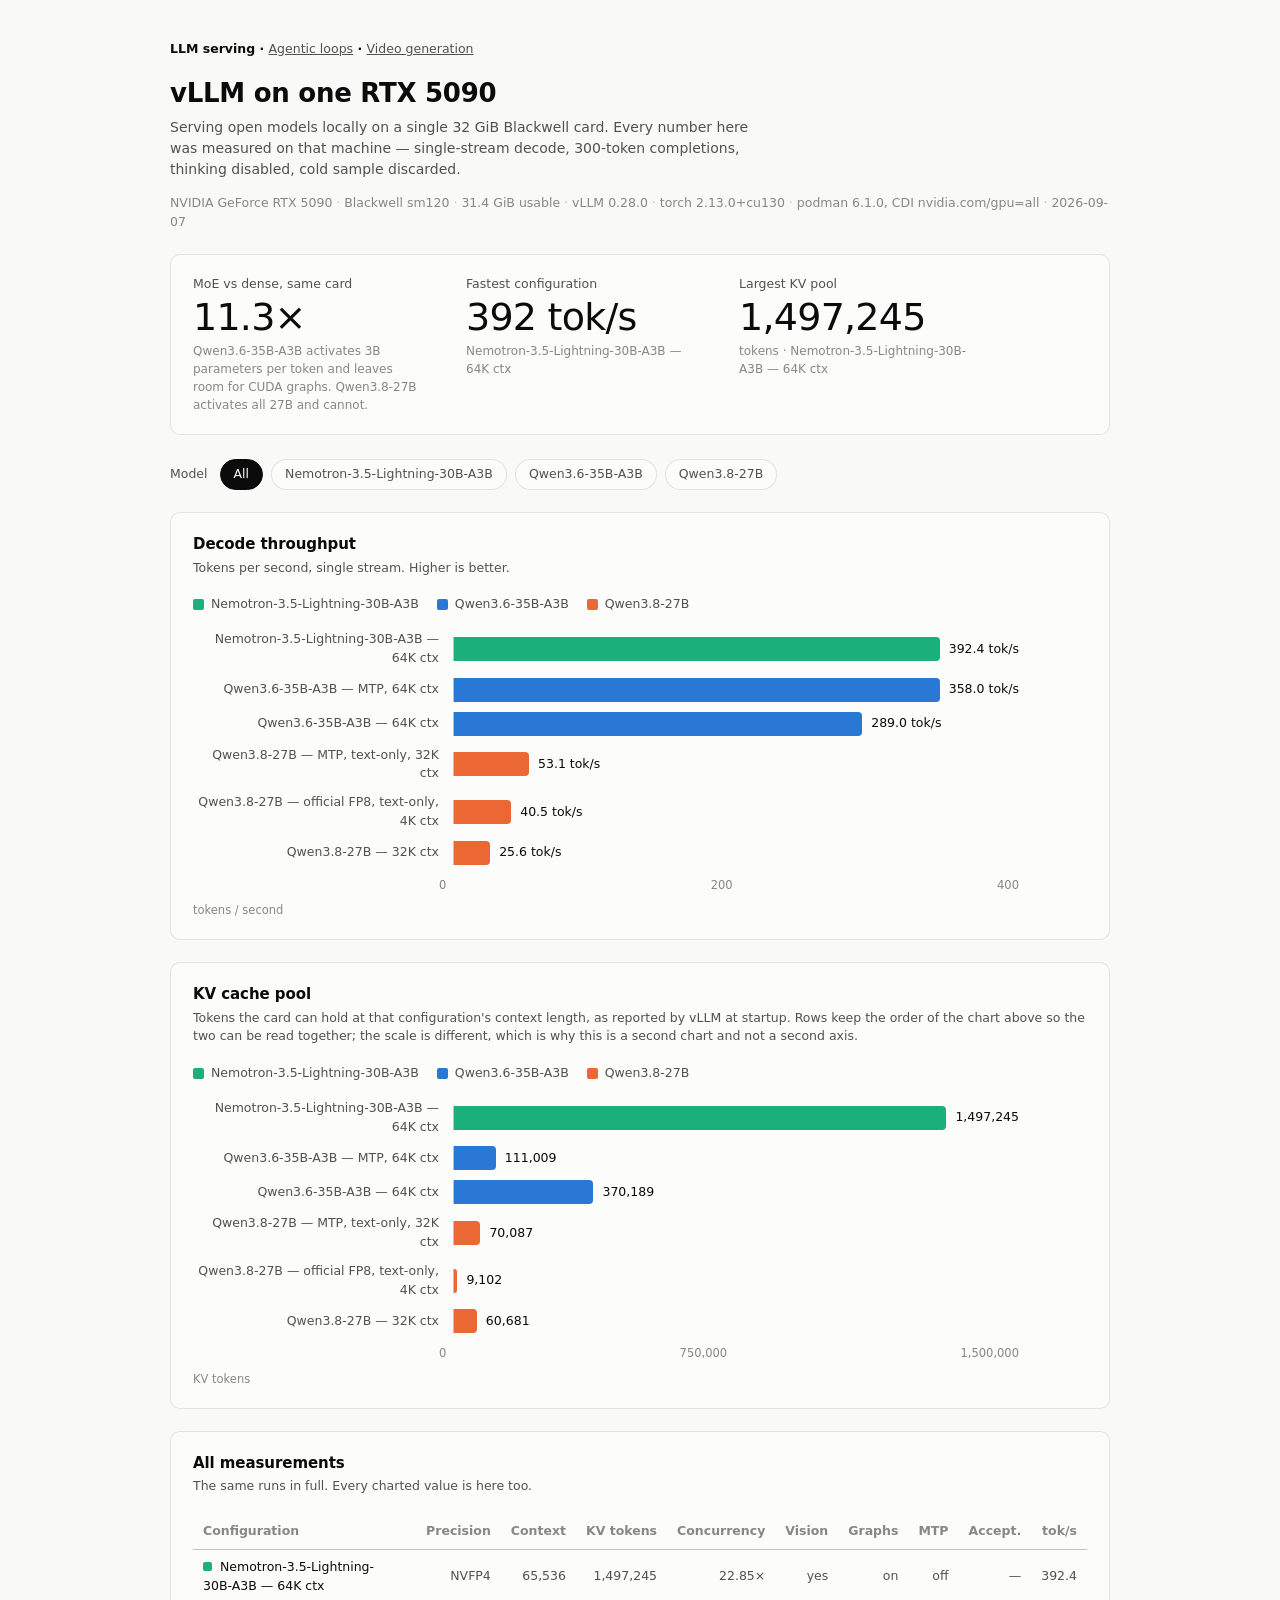
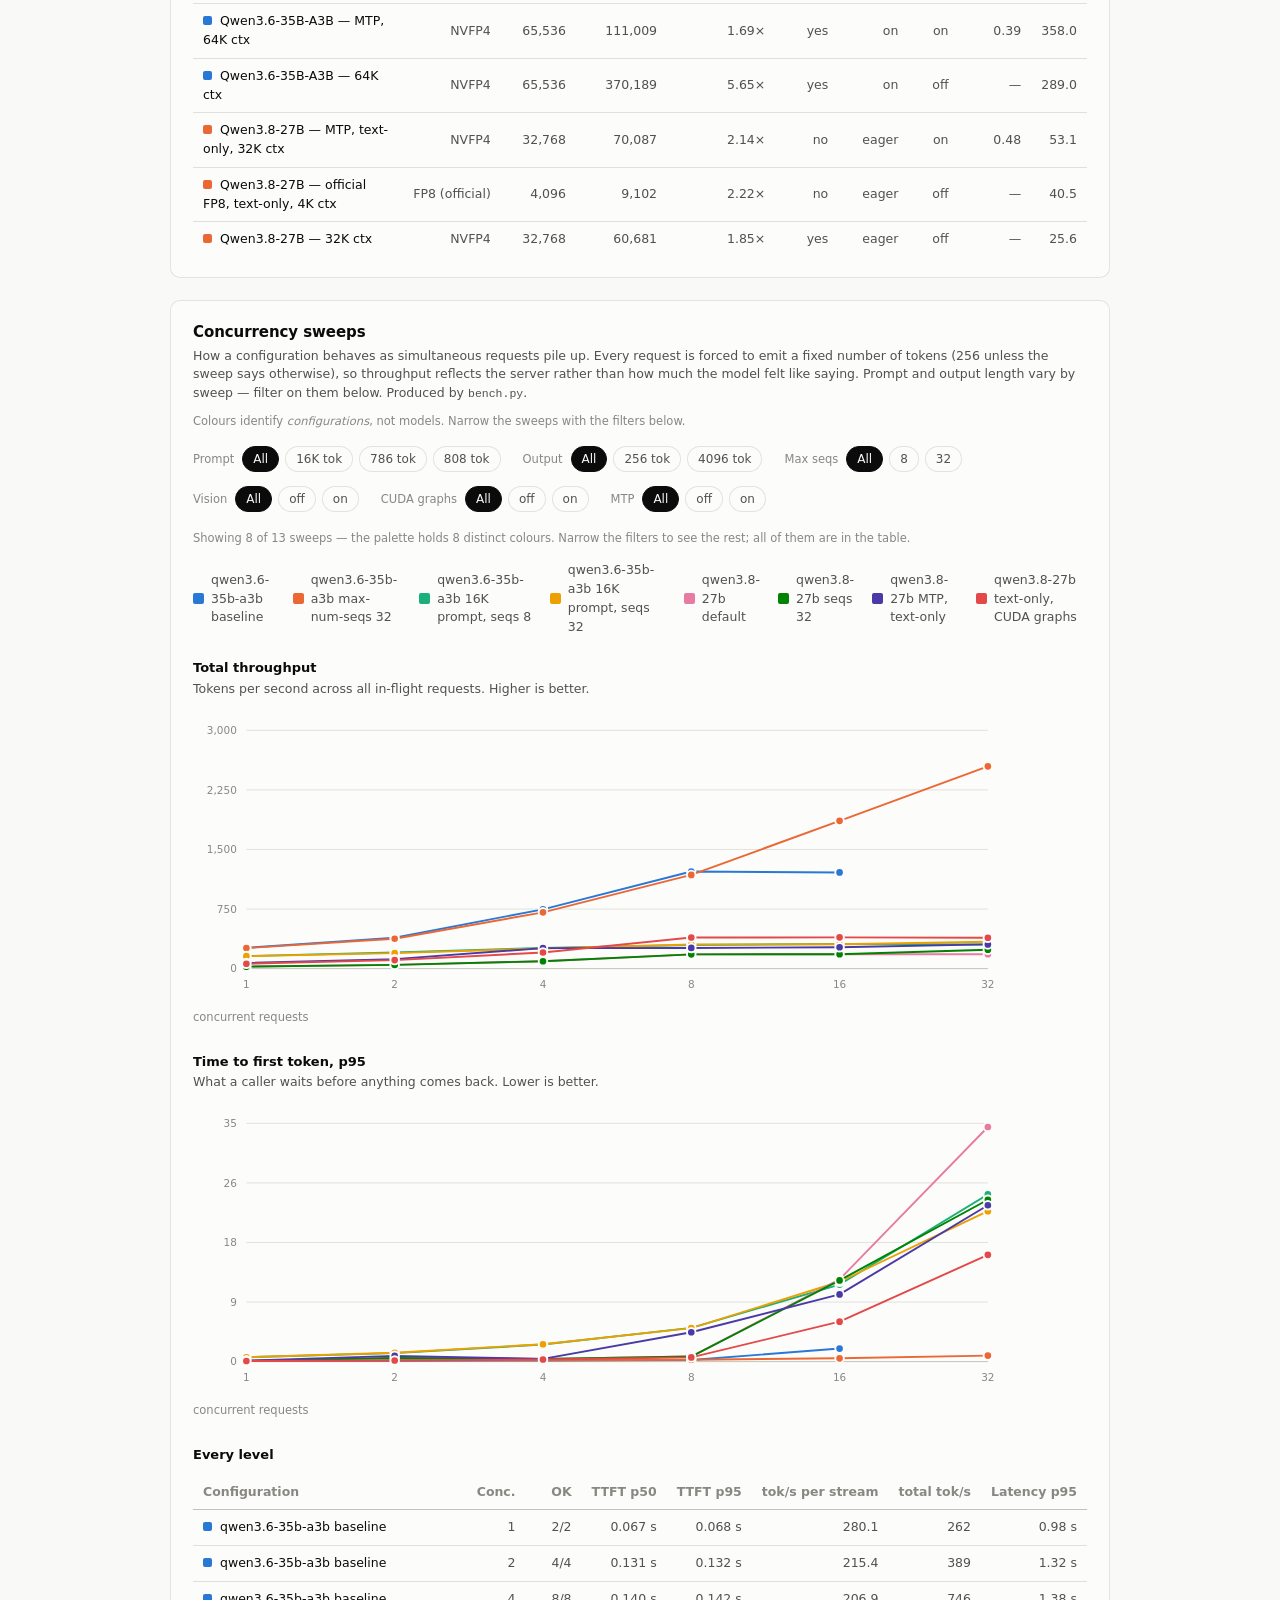
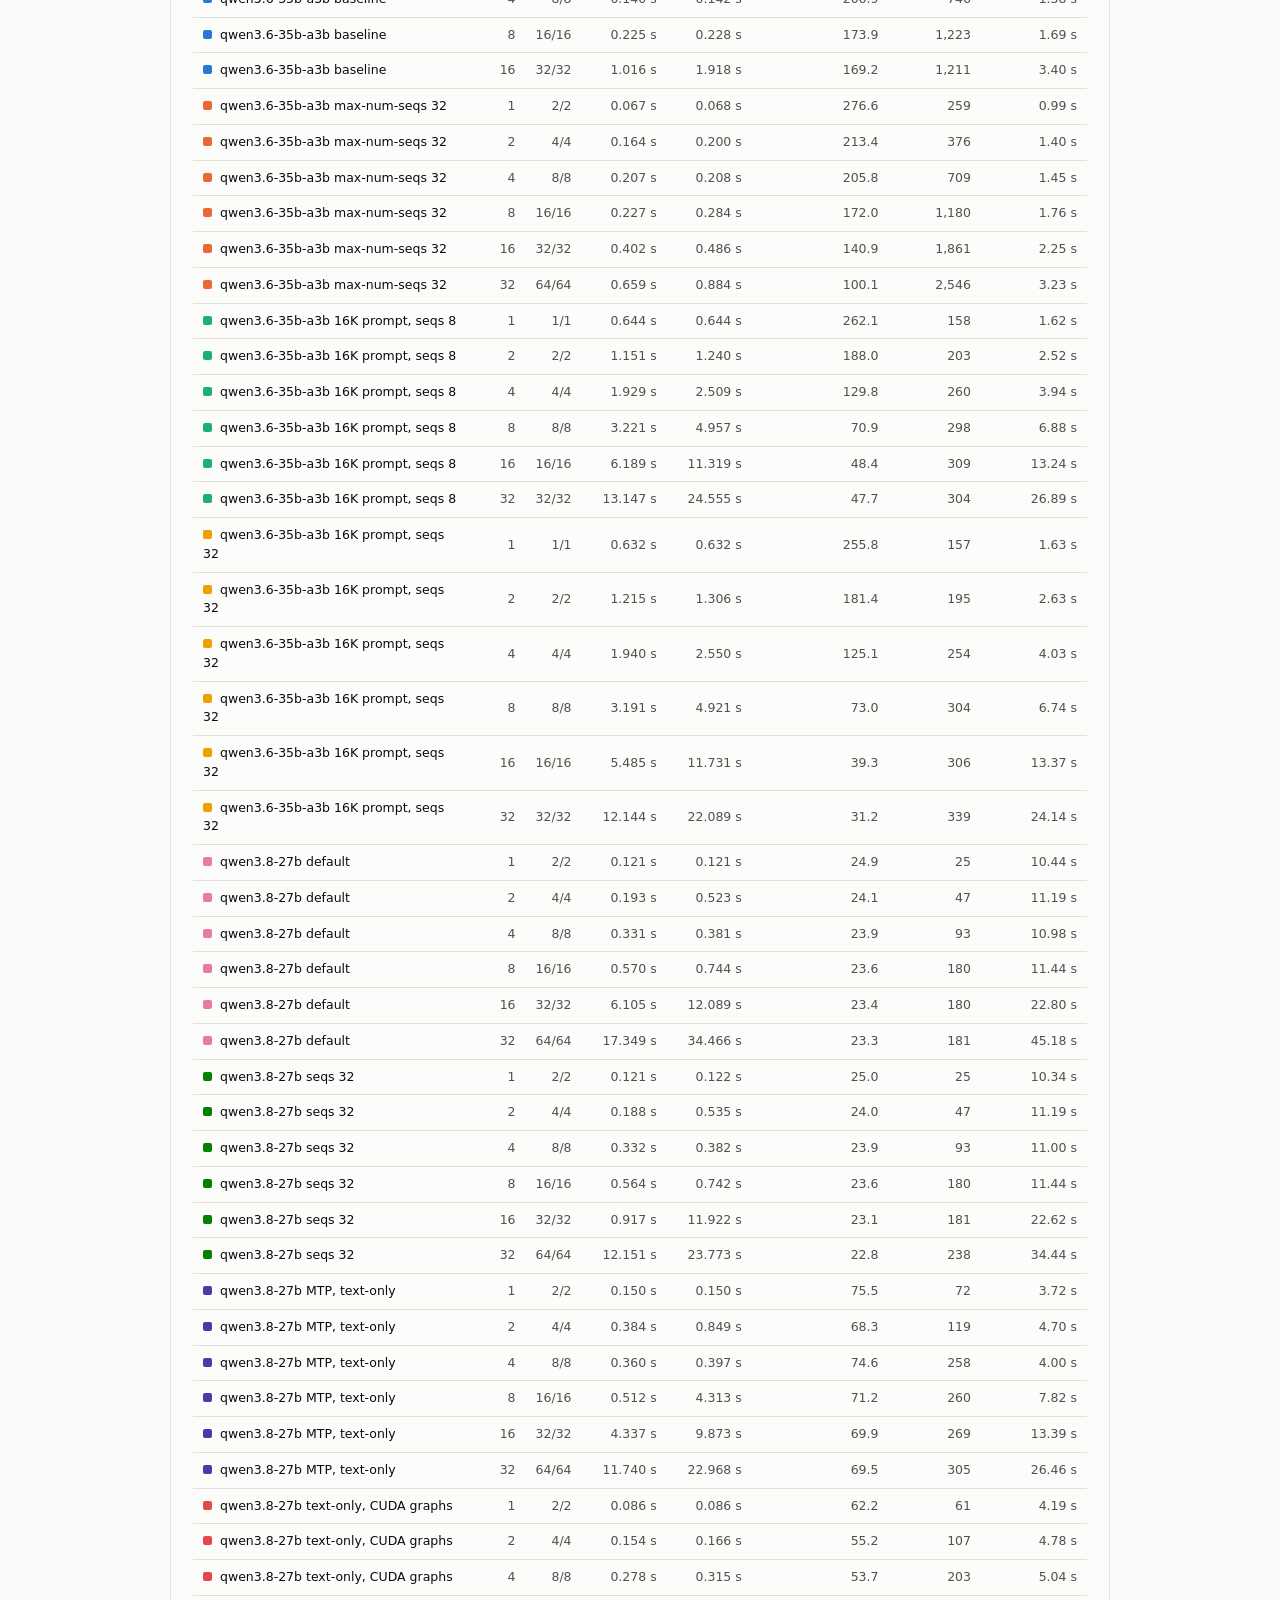
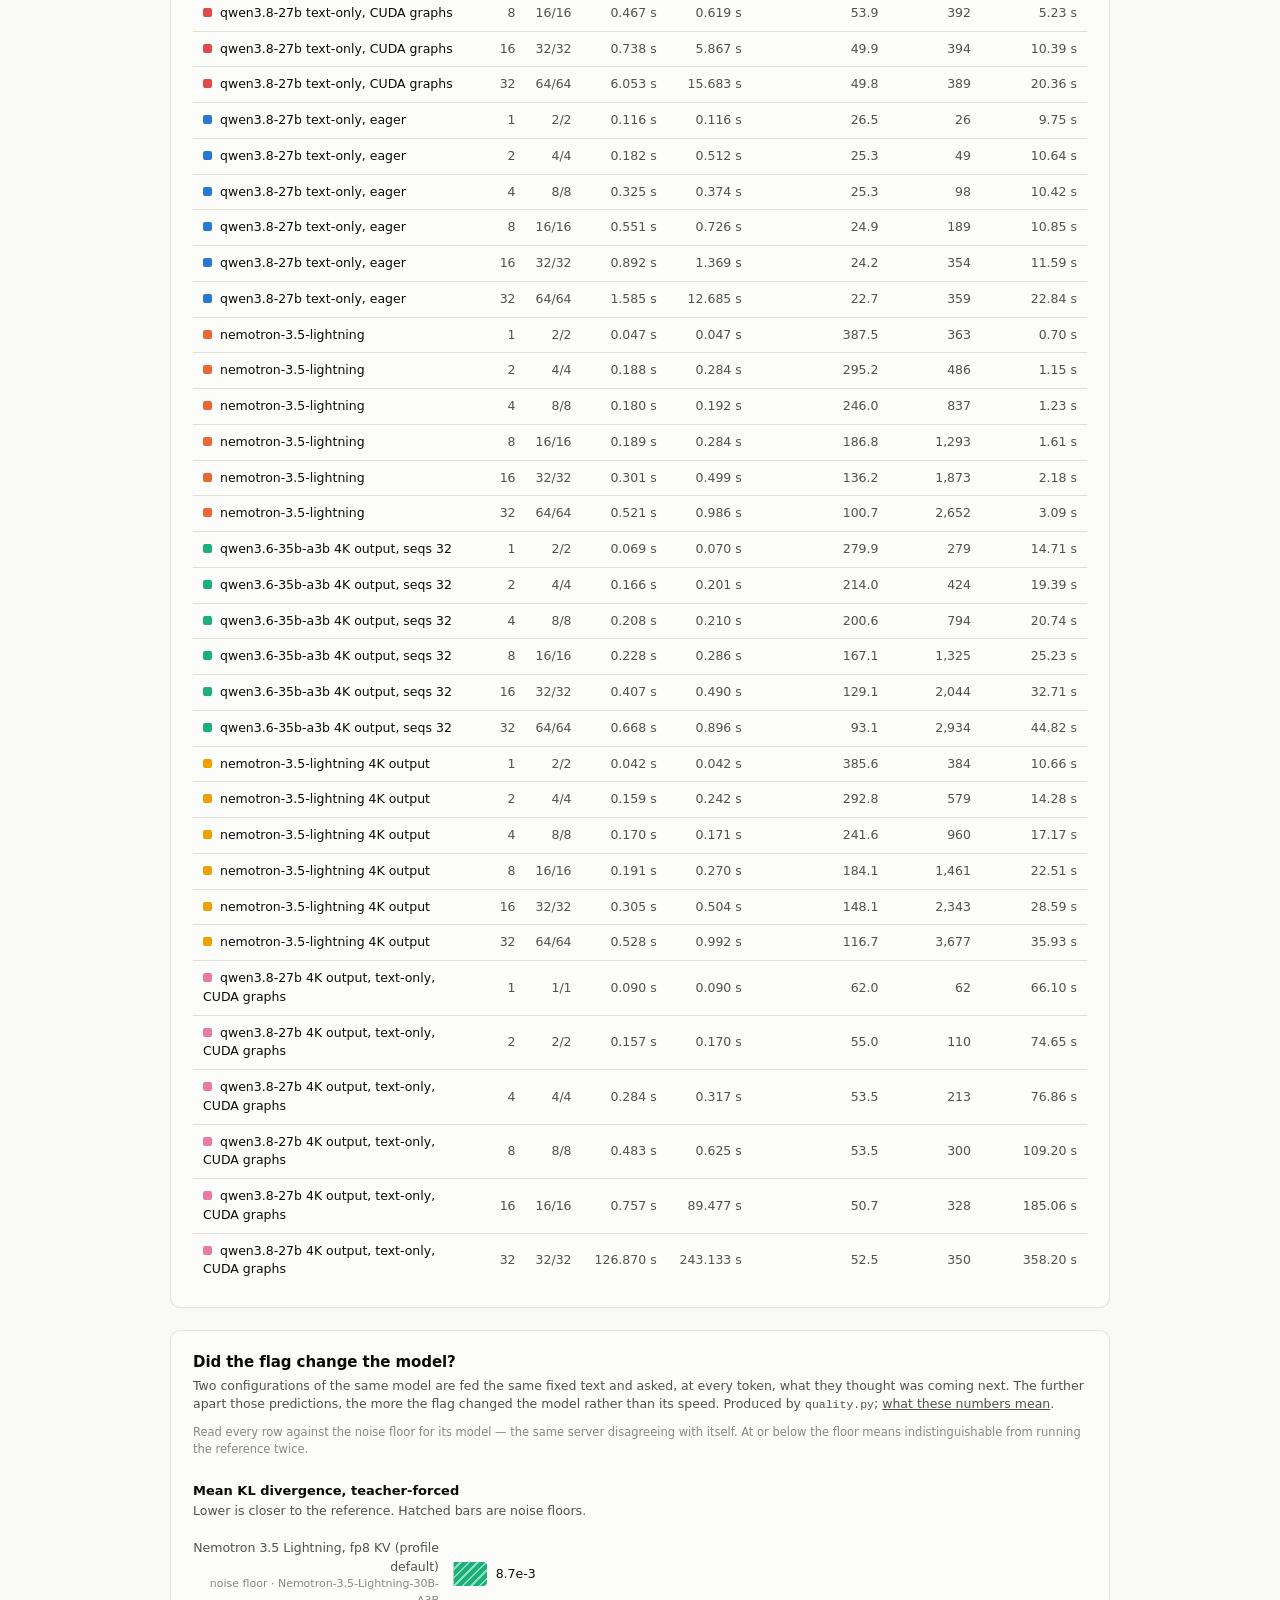
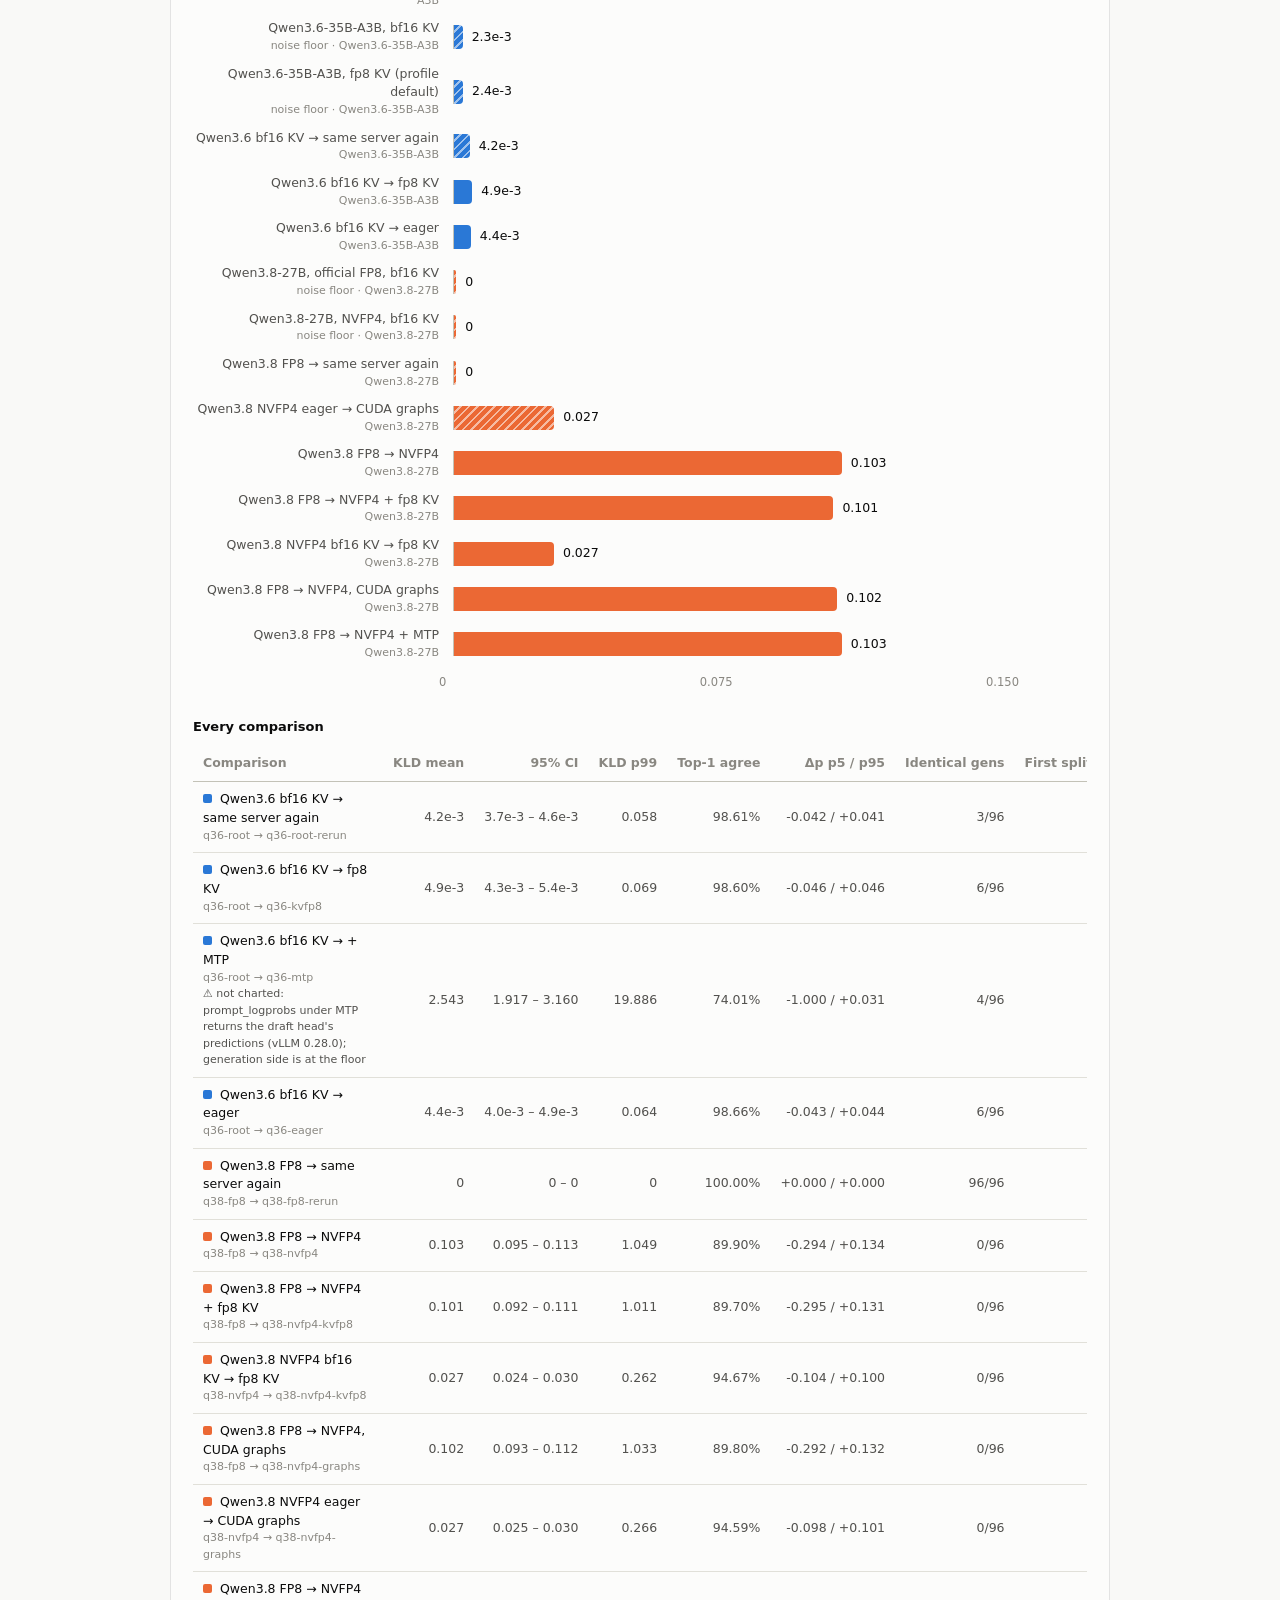
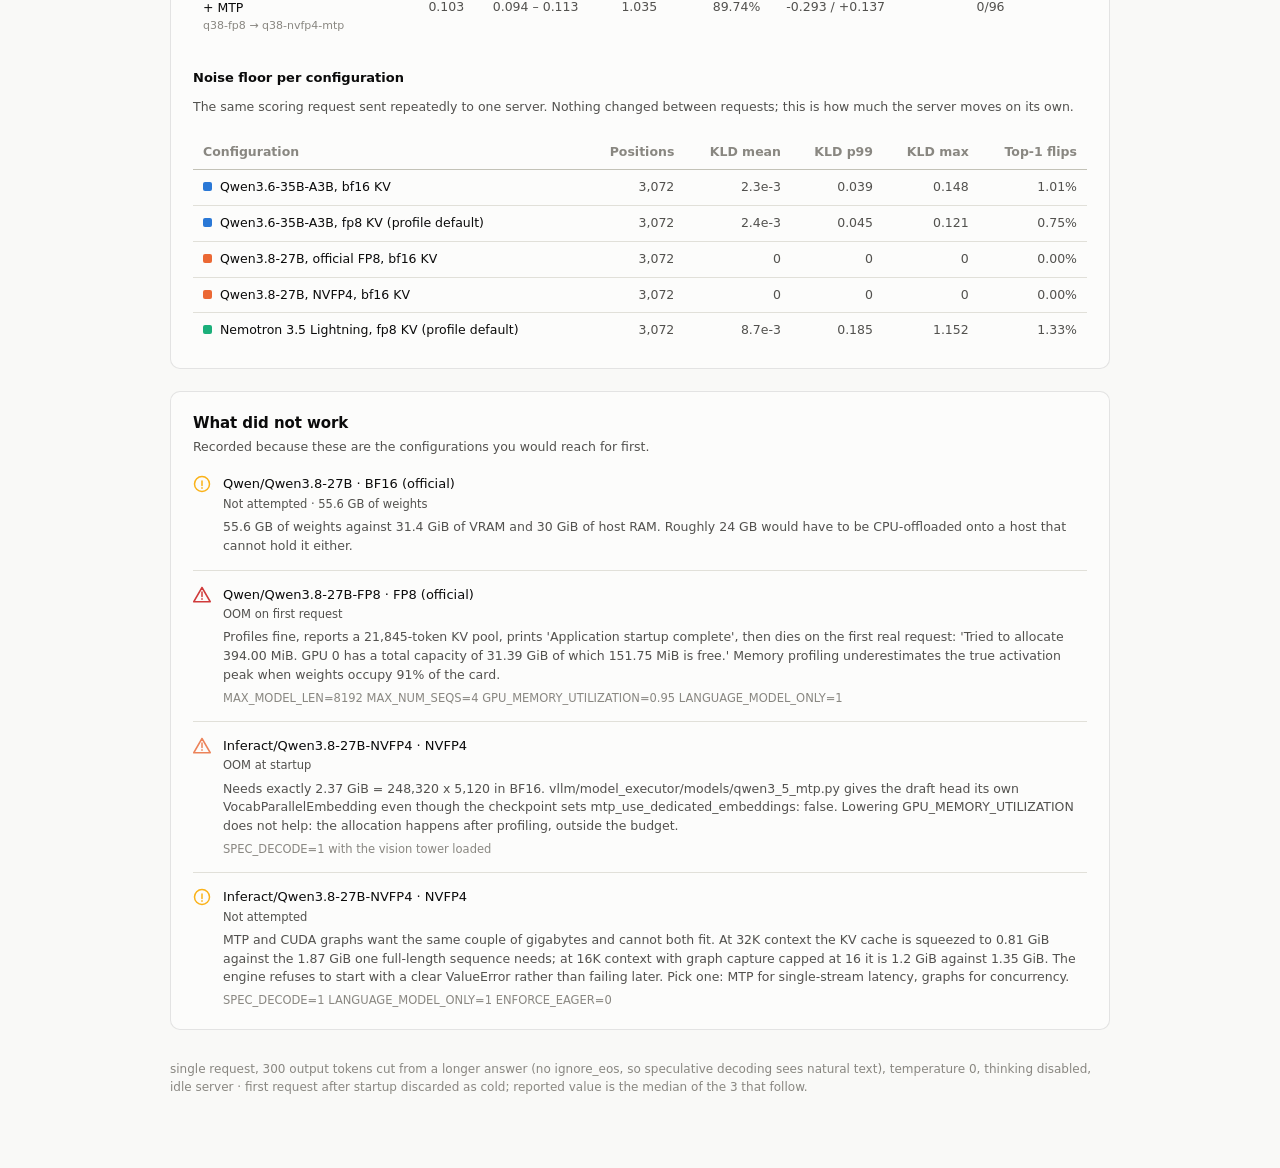
<file: docs/index.html>
<!doctype html>
<html lang="en">
<head>
<meta charset="utf-8">
<meta name="viewport" content="width=device-width, initial-scale=1">
<title>vLLM on one RTX 5090 — benchmark results</title>
<link rel="preload" href="results.json" as="fetch" crossorigin="anonymous">
<link rel="stylesheet" href="style.css">
<script src="charts.js"></script>
</head>
<body>
<div class="wrap">
  <header>
    <nav class="pages" aria-label="Result pages"><span>LLM serving</span><span class="sep"></span><a href="agentic.html">Agentic loops</a><span class="sep"></span><a href="video.html">Video generation</a></nav>
    <h1>vLLM on one RTX 5090</h1>
    <p>Serving open models locally on a single 32 GiB Blackwell card. Every number here was
       measured on that machine — single-stream decode, 300-token completions, thinking
       disabled, cold sample discarded.</p>
    <div class="meta" id="meta"></div>
  </header>

  <div id="content" hidden>
    <div class="card">
      <div class="hero">
        <div class="stat">
          <div class="label">MoE vs dense, same card</div>
          <div class="value" id="heroRatio">—</div>
          <div class="note">Qwen3.6-35B-A3B activates 3B parameters per token and leaves
            room for CUDA graphs. Qwen3.8-27B activates all 27B and cannot.</div>
        </div>
        <div class="stat">
          <div class="label">Fastest configuration</div>
          <div class="value" id="heroTop">—</div>
          <div class="note" id="heroTopNote"></div>
        </div>
        <div class="stat">
          <div class="label">Largest KV pool</div>
          <div class="value" id="heroKv">—</div>
          <div class="note" id="heroKvNote"></div>
        </div>
      </div>
    </div>

    <div class="filters" role="group" aria-label="Filter by model" id="modelFilters">
      <span class="lab">Model</span>
      <button class="chip" data-filter="all" aria-pressed="true">All</button>
    </div>

    <div class="card">
      <h2>Decode throughput</h2>
      <p class="sub">Tokens per second, single stream. Higher is better.</p>
      <ul class="legend" id="legend"></ul>
      <div class="chart" id="chartSpeed"></div>
      <div class="axis"><div class="inner" id="axisSpeed"></div></div>
      <div class="axis-title">tokens / second</div>
    </div>

    <div class="card">
      <h2>KV cache pool</h2>
      <p class="sub">Tokens the card can hold at that configuration's context length, as
        reported by vLLM at startup. Rows keep the order of the chart above so the two can
        be read together; the scale is different, which is why this is a second chart and
        not a second axis.</p>
      <ul class="legend" id="legend2"></ul>
      <div class="chart" id="chartKv"></div>
      <div class="axis"><div class="inner" id="axisKv"></div></div>
      <div class="axis-title">KV tokens</div>
    </div>

    <div class="card">
      <h2>All measurements</h2>
      <p class="sub">The same runs in full. Every charted value is here too.</p>
      <div class="scroll">
        <table>
          <thead>
            <tr>
              <th scope="col">Configuration</th>
              <th scope="col">Precision</th>
              <th scope="col">Context</th>
              <th scope="col">KV tokens</th>
              <th scope="col">Concurrency</th>
              <th scope="col">Vision</th>
              <th scope="col">Graphs</th>
              <th scope="col">MTP</th>
              <th scope="col">Accept.</th>
              <th scope="col">tok/s</th>
            </tr>
          </thead>
          <tbody id="tbody"></tbody>
        </table>
      </div>
    </div>

    <div class="card" id="sweepSection">
      <h2>Concurrency sweeps</h2>
      <p class="sub">How a configuration behaves as simultaneous requests pile up.
        Every request is forced to emit a fixed number of tokens (256 unless the
        sweep says otherwise), so throughput reflects the server rather than how
        much the model felt like saying. Prompt and output length vary by sweep —
        filter on them below. Produced by <code>bench.py</code>.</p>
      <p class="note-inline">Colours identify <em>configurations</em>, not models.
        Narrow the sweeps with the filters below.</p>
      <div class="dimbar" id="dimbar" role="group" aria-label="Filter sweeps by dimension"></div>
      <p class="capnote" id="capnote" hidden></p>
      <ul class="legend" id="legendSweep"></ul>

      <h3 style="font-size:13px;margin:22px 0 2px">Total throughput</h3>
      <p class="sub">Tokens per second across all in-flight requests. Higher is better.</p>
      <svg class="linechart" id="chartTput" viewBox="0 0 880 300" role="img"></svg>
      <div class="axname">concurrent requests</div>

      <h3 style="font-size:13px;margin:26px 0 2px">Time to first token, p95</h3>
      <p class="sub">What a caller waits before anything comes back. Lower is better.</p>
      <svg class="linechart" id="chartTtft" viewBox="0 0 880 300" role="img"></svg>
      <div class="axname">concurrent requests</div>

      <h3 style="font-size:13px;margin:26px 0 10px">Every level</h3>
      <div class="scroll">
        <table>
          <thead>
            <tr>
              <th scope="col">Configuration</th>
              <th scope="col">Conc.</th>
              <th scope="col">OK</th>
              <th scope="col">TTFT p50</th>
              <th scope="col">TTFT p95</th>
              <th scope="col">tok/s per stream</th>
              <th scope="col">total tok/s</th>
              <th scope="col">Latency p95</th>
            </tr>
          </thead>
          <tbody id="sweepBody"></tbody>
        </table>
      </div>
    </div>

    <div class="card" id="divSection" hidden>
      <h2>Did the flag change the model?</h2>
      <p class="sub">Two configurations of the same model are fed the same fixed text and
        asked, at every token, what they thought was coming next. The further apart those
        predictions, the more the flag changed the model rather than its speed. Produced by
        <code>quality.py</code>; <a href="divergence.md">what these numbers mean</a>.</p>
      <p class="note-inline">Read every row against the noise floor for its model — the same
        server disagreeing with itself. At or below the floor means indistinguishable from
        running the reference twice.</p>

      <h3 style="font-size:13px;margin:22px 0 2px">Mean KL divergence, teacher-forced</h3>
      <p class="sub">Lower is closer to the reference. Hatched bars are noise floors.</p>
      <div class="chart" id="chartKld"></div>
      <div class="axis"><div class="inner" id="axisKld"></div></div>

      <h3 style="font-size:13px;margin:26px 0 10px">Every comparison</h3>
      <div class="scroll">
        <table>
          <thead>
            <tr>
              <th scope="col">Comparison</th>
              <th scope="col">KLD mean</th>
              <th scope="col">95% CI</th>
              <th scope="col">KLD p99</th>
              <th scope="col">Top-1 agree</th>
              <th scope="col">Δp p5 / p95</th>
              <th scope="col">Identical gens</th>
              <th scope="col">First split p50</th>
            </tr>
          </thead>
          <tbody id="divBody"></tbody>
        </table>
      </div>

      <h3 style="font-size:13px;margin:26px 0 10px">Noise floor per configuration</h3>
      <p class="sub">The same scoring request sent repeatedly to one server. Nothing changed
        between requests; this is how much the server moves on its own.</p>
      <div class="scroll">
        <table>
          <thead>
            <tr>
              <th scope="col">Configuration</th>
              <th scope="col">Positions</th>
              <th scope="col">KLD mean</th>
              <th scope="col">KLD p99</th>
              <th scope="col">KLD max</th>
              <th scope="col">Top-1 flips</th>
            </tr>
          </thead>
          <tbody id="jitterBody"></tbody>
        </table>
      </div>
    </div>

    <div class="card">
      <h2>What did not work</h2>
      <p class="sub">Recorded because these are the configurations you would reach for first.</p>
      <div id="failures"></div>
    </div>

    <footer id="footer"></footer>
  </div>

  <div class="card" id="loading">Loading <code>results.json</code>…</div>
</div>

<div id="tip" role="status" aria-live="polite"></div>

<script>
(async function () {
  const $ = (id) => document.getElementById(id);
  const fmt = (n) => n.toLocaleString('en-US');
  // Model identity keeps the first two categorical slots for the two models
  // the page started with; any model that arrives later takes the next slot,
  // in the order it first appears in the data, so its colour is stable.
  const COLOR = { 'Qwen3.6-35B-A3B': 'var(--series-moe)', 'Qwen3.8-27B': 'var(--series-dense)' };

  let data;
  try {
    const res = await fetch('results.json', { cache: 'no-cache' });
    if (!res.ok) throw new Error('HTTP ' + res.status);
    data = await res.json();
  } catch (e) {
    $('loading').innerHTML = '';
    const p = document.createElement('p');
    p.className = 'err';
    p.textContent = 'Could not load results.json: ' + e.message;
    const q = document.createElement('p');
    q.style.color = 'var(--text-secondary)';
    q.textContent = 'Opening this file directly from disk blocks the fetch. Serve the directory instead, e.g. python3 -m http.server 8080 --directory docs';
    $('loading').append(p, q);
    return;
  }

  $('loading').hidden = true;
  $('content').hidden = false;

  let nextSlot = 3;
  for (const m of [...(data.runs || []), ...(data.sweeps || []), ...(data.divergence || []), ...(data.jitter || [])]
      .map(e => e.model).filter(Boolean)) {
    if (!COLOR[m]) COLOR[m] = `var(--series-${Math.min(nextSlot++, 8)})`;
  }

  // --- meta line -----------------------------------------------------------
  const hw = data.hardware, sw = data.software;
  for (const t of [hw.gpu, hw.arch, hw.vram_usable_gib + ' GiB usable',
                   'vLLM ' + sw.vllm, 'torch ' + sw.torch, hw.runtime, data.generated]) {
    const s = document.createElement('span');
    s.textContent = t;
    $('meta').appendChild(s);
  }

  // --- runs, sorted fastest first -----------------------------------------
  const runs = data.runs.slice().sort((a, b) => b.decode_tok_s - a.decode_tok_s);

  const shortName = (r) => {
    const bits = [];
    if (r.precision.startsWith('FP8')) bits.push('official FP8');
    if (r.spec_decode) bits.push('MTP');
    if (!r.vision) bits.push('text-only');
    bits.push(Math.round(r.max_model_len / 1024) + 'K ctx');
    return r.model + ' — ' + bits.join(', ');
  };

  // --- hero ---------------------------------------------------------------
  const moeBase = runs.find(r => r.id === 'qwen36-moe-default');
  const denseBase = runs.find(r => r.id === 'qwen38-dense-default');
  $('heroRatio').textContent = (moeBase.decode_tok_s / denseBase.decode_tok_s).toFixed(1) + '×';
  const top = runs[0];
  $('heroTop').textContent = Math.round(top.decode_tok_s) + ' tok/s';
  $('heroTopNote').textContent = shortName(top);
  const bigKv = runs.slice().sort((a, b) => b.kv_tokens - a.kv_tokens)[0];
  $('heroKv').textContent = fmt(bigKv.kv_tokens);
  $('heroKvNote').textContent = 'tokens · ' + shortName(bigKv);

  // --- legend (identity never rests on color alone) -----------------------
  const models = [...new Set(runs.map(r => r.model))];
  for (const el of [$('legend'), $('legend2')]) {
    Charts.legend(el, models.map(m => ({ label: m, color: COLOR[m] })));
  }

  // --- tooltip (shared with video.html; see charts.js) --------------------
  const { moveTip, hideTip, drawLine } = Charts;
  const showTip = (ev, run, valueText, metaText, title) =>
    Charts.showTip(ev, COLOR[run.model] || 'var(--series-3)', valueText, title || shortName(run), metaText);

  // --- bar chart builder --------------------------------------------------
  function drawChart(host, axisHost, list, pick, label, meta) {
    host.innerHTML = '';
    axisHost.innerHTML = '';
    if (!list.length) return;
    const max = Math.max(...list.map(pick));
    // clean axis top: round up to a nice number
    const mag = Math.pow(10, Math.floor(Math.log10(max)));
    const top2 = Math.ceil(max / (mag / 2)) * (mag / 2);

    for (const r of list) {
      const row = document.createElement('div');
      row.className = 'row';

      const name = document.createElement('div');
      name.className = 'name';
      name.textContent = shortName(r);

      const track = document.createElement('div');
      track.className = 'track';
      track.tabIndex = 0;
      const bar = document.createElement('div');
      bar.className = 'bar';
      bar.style.width = Math.max(0.4, (pick(r) / top2) * 100) + '%';
      bar.style.background = COLOR[r.model];
      const val = document.createElement('span');
      val.className = 'val';
      val.textContent = label(r);
      track.append(bar, val);

      const txt = label(r), mtxt = meta(r);
      track.addEventListener('pointerenter', (e) => showTip(e, r, txt, mtxt));
      track.addEventListener('pointermove', moveTip);
      track.addEventListener('pointerleave', hideTip);
      track.addEventListener('focus', (e) => {
        const b = track.getBoundingClientRect();
        showTip({ clientX: b.left + 40, clientY: b.top }, r, txt, mtxt);
      });
      track.addEventListener('blur', hideTip);
      track.setAttribute('aria-label', shortName(r) + ': ' + txt);

      row.append(name, track);
      host.appendChild(row);
    }

    for (const t of [0, top2 / 2, top2]) {
      const s = document.createElement('span');
      s.textContent = fmt(Math.round(t));
      axisHost.appendChild(s);
    }
    // Axis sits under the plot column. When the rows stack on a narrow screen
    // the grid is a single column, so there is no label gutter to offset by.
    const cols = getComputedStyle(host.querySelector('.row')).gridTemplateColumns.split(' ');
    axisHost.parentElement.style.marginLeft = cols.length > 1 ? cols[0] : '0px';
  }

  // --- table --------------------------------------------------------------
  function drawTable(list) {
    const tb = $('tbody');
    tb.innerHTML = '';
    for (const r of list) {
      const tr = document.createElement('tr');
      const cells = [
        null, // built below
        r.precision,
        fmt(r.max_model_len),
        fmt(r.kv_tokens),
        r.max_concurrency.toFixed(2) + '×',
        r.vision ? 'yes' : 'no',
        r.cuda_graphs ? 'on' : 'eager',
        r.spec_decode ? 'on' : 'off',
        r.spec_acceptance ? r.spec_acceptance.toFixed(2) : '—',
        r.decode_tok_s.toFixed(1),
      ];
      const first = document.createElement('td');
      const dot = document.createElement('span');
      dot.className = 'dot';
      dot.style.background = COLOR[r.model];
      first.append(dot, document.createTextNode(shortName(r)));
      tr.appendChild(first);
      for (let i = 1; i < cells.length; i++) {
        const td = document.createElement('td');
        td.textContent = cells[i];
        tr.appendChild(td);
      }
      tb.appendChild(tr);
    }
  }

  // --- failures (icon + label, never colour alone) ------------------------
  const ICON = {
    oom_at_first_request: { color: 'var(--status-critical)', label: 'OOM on first request',
      path: 'M12 2 1 21h22L12 2Zm0 6v6m0 3v.5' },
    oom_at_startup: { color: 'var(--status-serious)', label: 'OOM at startup',
      path: 'M12 2 1 21h22L12 2Zm0 6v6m0 3v.5' },
    not_attempted: { color: 'var(--status-warning)', label: 'Not attempted',
      path: 'M12 22a10 10 0 1 1 0-20 10 10 0 0 1 0 20Zm0-14v6m0 3v.5' },
  };
  const fh = $('failures');
  for (const f of data.failures) {
    const spec = ICON[f.status] || ICON.not_attempted;
    const box = document.createElement('div');
    box.className = 'fail';

    const svg = document.createElementNS('http://www.w3.org/2000/svg', 'svg');
    svg.setAttribute('viewBox', '0 0 24 24');
    svg.setAttribute('class', 'ico');
    svg.setAttribute('aria-hidden', 'true');
    svg.setAttribute('fill', 'none');
    svg.setAttribute('stroke', spec.color);
    svg.setAttribute('stroke-width', '2');
    svg.setAttribute('stroke-linecap', 'round');
    svg.setAttribute('stroke-linejoin', 'round');
    const p = document.createElementNS('http://www.w3.org/2000/svg', 'path');
    p.setAttribute('d', spec.path);
    svg.appendChild(p);

    const body = document.createElement('div');
    const t = document.createElement('div');
    t.className = 'ftitle';
    t.textContent = f.checkpoint + ' · ' + f.precision;
    const st = document.createElement('div');
    st.className = 'fstate';
    st.textContent = spec.label + (f.weights_gb ? ' · ' + f.weights_gb + ' GB of weights' : '');
    const why = document.createElement('div');
    why.className = 'fwhy';
    why.textContent = f.reason;
    body.append(t, st, why);
    if (f.config) {
      const c = document.createElement('div');
      c.className = 'fcfg';
      c.textContent = f.config;
      body.appendChild(c);
    }
    box.append(svg, body);
    fh.appendChild(box);
  }

  // --- concurrency sweeps -------------------------------------------------
  // Configurations take the categorical slots in fixed order, never cycled:
  // a 9th sweep needs faceting, not a generated hue.
  const SWEEP_COLORS = Charts.SERIES;
  const sweeps = (data.sweeps || []).map((s, i) => ({ ...s, color: SWEEP_COLORS[i % SWEEP_COLORS.length] }));

  // Dimension filters. Keys come from the data, so a new --dim tag in bench.py
  // shows up here without touching this file. `model` is excluded: the filter
  // row at the top of the page already scopes it.
  const DIM_ORDER = ['prompt', 'output', 'seqs', 'vision', 'graphs', 'mtp'];
  const DIM_LABEL = { prompt: 'Prompt', output: 'Output', seqs: 'Max seqs', vision: 'Vision',
                      graphs: 'CUDA graphs', mtp: 'MTP' };
  const dimKeys = DIM_ORDER.filter(k => sweeps.some(s => s.dimensions && s.dimensions[k] != null));
  const dimState = Object.fromEntries(dimKeys.map(k => [k, 'all']));
  const MAX_SERIES = 8;   // the validated palette; never cycle past it

  function buildDimBar() {
    const bar = $('dimbar');
    bar.innerHTML = '';
    for (const k of dimKeys) {
      const vals = [...new Set(sweeps.map(s => s.dimensions[k]).filter(v => v != null))]
        .sort((a, b) => (parseFloat(a) - parseFloat(b)) || String(a).localeCompare(String(b)));
      if (vals.length < 2) continue;   // a dimension with one value filters nothing
      const g = document.createElement('div');
      g.className = 'dimgroup';
      const lab = document.createElement('span');
      lab.className = 'glab';
      lab.textContent = DIM_LABEL[k] || k;
      g.appendChild(lab);
      for (const v of ['all', ...vals]) {
        const b = document.createElement('button');
        b.className = 'chip';
        b.type = 'button';
        b.textContent = v === 'all' ? 'All' : v;
        b.setAttribute('aria-pressed', String(dimState[k] === v));
        b.setAttribute('aria-label', `${DIM_LABEL[k] || k}: ${v}`);
        b.addEventListener('click', () => {
          dimState[k] = v;
          for (const sib of g.querySelectorAll('.chip')) sib.setAttribute('aria-pressed', String(sib === b));
          hideTip();
          renderSweeps(currentModelFilter);
        });
        g.appendChild(b);
      }
      bar.appendChild(g);
    }
  }

  function renderSweeps(filter) {
    const section = $('sweepSection');
    let list = sweeps.filter(s =>
      (filter === 'all' || s.model === filter) &&
      dimKeys.every(k => dimState[k] === 'all' || (s.dimensions && s.dimensions[k] === dimState[k])));

    const note = $('capnote');
    if (!list.length) {
      section.hidden = false;
      note.hidden = false;
      note.textContent = 'No sweep matches these filters.';
      $('legendSweep').innerHTML = '';
      $('chartTput').innerHTML = '';
      $('chartTtft').innerHTML = '';
      $('sweepBody').innerHTML = '';
      return;
    }
    section.hidden = false;
    if (list.length > MAX_SERIES) {
      note.hidden = false;
      note.textContent = `Showing ${MAX_SERIES} of ${list.length} sweeps — the palette holds ` +
        `${MAX_SERIES} distinct colours. Narrow the filters to see the rest; all of them are in the table.`;
    } else {
      note.hidden = true;
    }
    const charted = list.slice(0, MAX_SERIES);

    Charts.legend($('legendSweep'), charted);

    drawLine($('chartTput'), charted, l => l.total_tok_s, v => Math.round(v).toLocaleString('en-US') + ' tok/s');
    drawLine($('chartTtft'), charted, l => l.ttft_p95_s, v => v.toFixed(2) + ' s');

    const tb = $('sweepBody');
    tb.innerHTML = '';
    for (const s of list) {
      for (const l of s.levels) {
        const tr = document.createElement('tr');
        const first = document.createElement('td');
        const dot = document.createElement('span');
        dot.className = 'dot';
        dot.style.background = s.color;
        first.append(dot, document.createTextNode(s.label));
        tr.appendChild(first);
        const cells = [
          l.concurrency,
          l.succeeded + '/' + l.requests,
          l.ttft_p50_s != null ? l.ttft_p50_s.toFixed(3) + ' s' : '—',
          l.ttft_p95_s != null ? l.ttft_p95_s.toFixed(3) + ' s' : '—',
          l.decode_tok_s_per_stream != null ? l.decode_tok_s_per_stream.toFixed(1) : '—',
          l.total_tok_s != null ? Math.round(l.total_tok_s).toLocaleString('en-US') : '—',
          l.latency_p95_s != null ? l.latency_p95_s.toFixed(2) + ' s' : '—',
        ];
        for (const c of cells) {
          const td = document.createElement('td');
          td.textContent = c;
          tr.appendChild(td);
        }
        tb.appendChild(tr);
      }
    }
  }


  // --- divergence ---------------------------------------------------------
  // Comparisons and noise floors share one chart so a bar can be read against
  // its floor. Colour follows the model, the same slots as the bar charts above;
  // floors carry a hatch on top so they are never colour-alone.
  const divs = data.divergence || [];
  const jit = data.jitter || [];
  const modelColor = (m) => COLOR[m] || 'var(--series-3)';
  const sci = (v) => v == null ? '—' : v === 0 ? '0' : (v >= 0.01 ? v.toFixed(3) : v.toExponential(1));

  function renderDivergence(filter) {
    const section = $('divSection');
    const list = divs.filter(d => filter === 'all' || d.model === filter);
    const floors = jit.filter(j => filter === 'all' || j.model === filter);
    if (!divs.length && !jit.length) { section.hidden = true; return; }
    section.hidden = false;

    const host = $('chartKld'), axisHost = $('axisKld');
    host.innerHTML = ''; axisHost.innerHTML = '';
    const bars = [
      ...floors.map(j => ({ name: j.label, sub: 'noise floor · ' + j.model, v: j.kld_mean,
                            model: j.model, floor: true,
                            meta: `${fmt(j.positions)} positions · p99 ${sci(j.kld_p99)} · top-1 flips ${(j.top1_flip_rate * 100).toFixed(2)}%` })),
      ...list.filter(d => !d.suspect).map(d => ({ name: d.label, sub: d.model, v: d.teacher_forced.kld_mean,
                          model: d.model,
                          // A full second capture on the same server is a floor too,
                          // and the more relevant one: it ran at capture concurrency.
                          floor: !!(d.dimensions && d.dimensions.kind === 'floor'),
                          meta: `${fmt(d.teacher_forced.positions)} positions · p99 ${sci(d.teacher_forced.kld_p99)} · top-1 agree ${(d.teacher_forced.top1_agree * 100).toFixed(2)}%` })),
    ].filter(b => b.v != null);
    // Group by model, floors first within each, so a bar sits next to the
    // floor it has to be read against.
    const order = allModels.indexOf.bind(allModels);
    bars.sort((a, b) => order(a.model) - order(b.model) || (b.floor - a.floor));
    if (bars.length) {
      const max = Math.max(...bars.map(b => b.v));
      const mag = Math.pow(10, Math.floor(Math.log10(max)));
      const top2 = Math.ceil(max / (mag / 2)) * (mag / 2);
      for (const b of bars) {
        const row = document.createElement('div');
        row.className = 'row';
        const name = document.createElement('div');
        name.className = 'name';
        name.textContent = b.name;
        const sm = document.createElement('span');
        sm.className = 'sm';
        sm.textContent = b.sub;
        name.appendChild(sm);
        const track = document.createElement('div');
        track.className = 'track';
        track.tabIndex = 0;
        const bar = document.createElement('div');
        bar.className = 'bar' + (b.floor ? ' floor' : '');
        bar.style.width = Math.max(0.4, (b.v / top2) * 100) + '%';
        bar.style.backgroundColor = modelColor(b.model);
        const val = document.createElement('span');
        val.className = 'val';
        val.textContent = sci(b.v);
        track.append(bar, val);
        const fake = { model: b.model }, txt = 'mean KLD ' + sci(b.v);
        track.addEventListener('pointerenter', (e) => showTip(e, fake, txt, b.meta, b.name));
        track.addEventListener('pointermove', moveTip);
        track.addEventListener('pointerleave', hideTip);
        track.addEventListener('focus', () => {
          const r = track.getBoundingClientRect();
          showTip({ clientX: r.left + 40, clientY: r.top }, fake, txt, b.meta, b.name);
        });
        track.addEventListener('blur', hideTip);
        track.setAttribute('aria-label', b.name + ': ' + txt);
        row.append(name, track);
        host.appendChild(row);
      }
      for (const t of [0, top2 / 2, top2]) {
        const sp = document.createElement('span');
        sp.textContent = t === 0 ? '0' : sci(t);
        axisHost.appendChild(sp);
      }
      const cols = getComputedStyle(host.querySelector('.row')).gridTemplateColumns.split(' ');
      axisHost.parentElement.style.marginLeft = cols.length > 1 ? cols[0] : '0px';
    }

    const tb = $('divBody');
    tb.innerHTML = '';
    for (const d of list) {
      const t = d.teacher_forced, g = d.generation;
      const tr = document.createElement('tr');
      const first = document.createElement('td');
      const dot = document.createElement('span');
      dot.className = 'dot';
      dot.style.background = modelColor(d.model);
      first.append(dot, document.createTextNode(d.label));
      const sub = document.createElement('span');
      sub.className = 'sm';
      sub.textContent = d.a + ' → ' + d.b;
      first.appendChild(sub);
      if (d.suspect) {
        const warn = document.createElement('span');
        warn.className = 'sm suspect';
        warn.textContent = '⚠ not charted: ' + d.suspect;
        first.appendChild(warn);
      }
      tr.appendChild(first);
      const cells = [
        sci(t.kld_mean),
        t.kld_mean_ci95 ? sci(t.kld_mean_ci95[0]) + ' – ' + sci(t.kld_mean_ci95[1]) : '—',
        sci(t.kld_p99),
        (t.top1_agree * 100).toFixed(2) + '%',
        (t.dp_p5 >= 0 ? '+' : '') + t.dp_p5.toFixed(3) + ' / +' + t.dp_p95.toFixed(3),
        g ? g.identical + '/' + g.prompts : '—',
        g && g.first_divergence_p50 != null ? Math.round(g.first_divergence_p50) : (g ? 'never' : '—'),
      ];
      for (const c of cells) {
        const td = document.createElement('td');
        td.textContent = c;
        tr.appendChild(td);
      }
      tb.appendChild(tr);
    }

    const jb = $('jitterBody');
    jb.innerHTML = '';
    for (const j of floors) {
      const tr = document.createElement('tr');
      const first = document.createElement('td');
      const dot = document.createElement('span');
      dot.className = 'dot';
      dot.style.background = modelColor(j.model);
      first.append(dot, document.createTextNode(j.label));
      tr.appendChild(first);
      for (const c of [fmt(j.positions), sci(j.kld_mean), sci(j.kld_p99), sci(j.kld_max),
                       (j.top1_flip_rate * 100).toFixed(2) + '%']) {
        const td = document.createElement('td');
        td.textContent = c;
        tr.appendChild(td);
      }
      jb.appendChild(tr);
    }
  }

  // --- render + filter ----------------------------------------------------
  function render(filter) {
    const list = filter === 'all' ? runs : runs.filter(r => r.model === filter);
    drawChart($('chartSpeed'), $('axisSpeed'), list,
      r => r.decode_tok_s,
      r => r.decode_tok_s.toFixed(1) + ' tok/s',
      r => 'median of ' + r.decode_samples.length + ' sample' +
           (r.decode_samples.length === 1 ? '' : 's') + ' · ' + fmt(r.kv_tokens) + ' KV tokens');
    drawChart($('chartKv'), $('axisKv'), list,
      r => r.kv_tokens,
      r => fmt(r.kv_tokens),
      r => r.max_concurrency.toFixed(2) + '× concurrency at ' + fmt(r.max_model_len) + ' ctx');
    drawTable(list);
    renderSweeps(filter);
    renderDivergence(filter);
  }

  // Model chips come from every section's data, so a model that only has a
  // sweep (or only a divergence entry) still gets a filter.
  const allModels = [...new Set([
    ...runs.map(r => r.model),
    ...sweeps.map(s => s.model),
    ...(data.divergence || []).map(d => d.model),
    ...(data.jitter || []).map(j => j.model),
  ].filter(Boolean))];
  for (const m of allModels) {
    const b = document.createElement('button');
    b.className = 'chip';
    b.type = 'button';
    b.dataset.filter = m;
    b.setAttribute('aria-pressed', 'false');
    b.textContent = m;
    $('modelFilters').appendChild(b);
  }

  let currentModelFilter = 'all';
  for (const btn of document.querySelectorAll('.filters .chip')) {
    btn.addEventListener('click', () => {
      for (const b of document.querySelectorAll('.filters .chip')) {
        b.setAttribute('aria-pressed', String(b === btn));
      }
      hideTip();
      currentModelFilter = btn.dataset.filter;
      render(currentModelFilter);
    });
  }
  buildDimBar();
  render('all');

  // The line charts are sized in real pixels, so they need redrawing when the
  // viewport changes. Debounced; the bar charts are CSS-driven and need nothing.
  let resizeTimer;
  addEventListener('resize', () => {
    clearTimeout(resizeTimer);
    resizeTimer = setTimeout(() => { hideTip(); renderSweeps(currentModelFilter); }, 150);
  });

  const f = $('footer');
  f.textContent = data.method.workload + ' · ' + data.method.warmup + '.';
})();
</script>
</body>
</html>
</file>
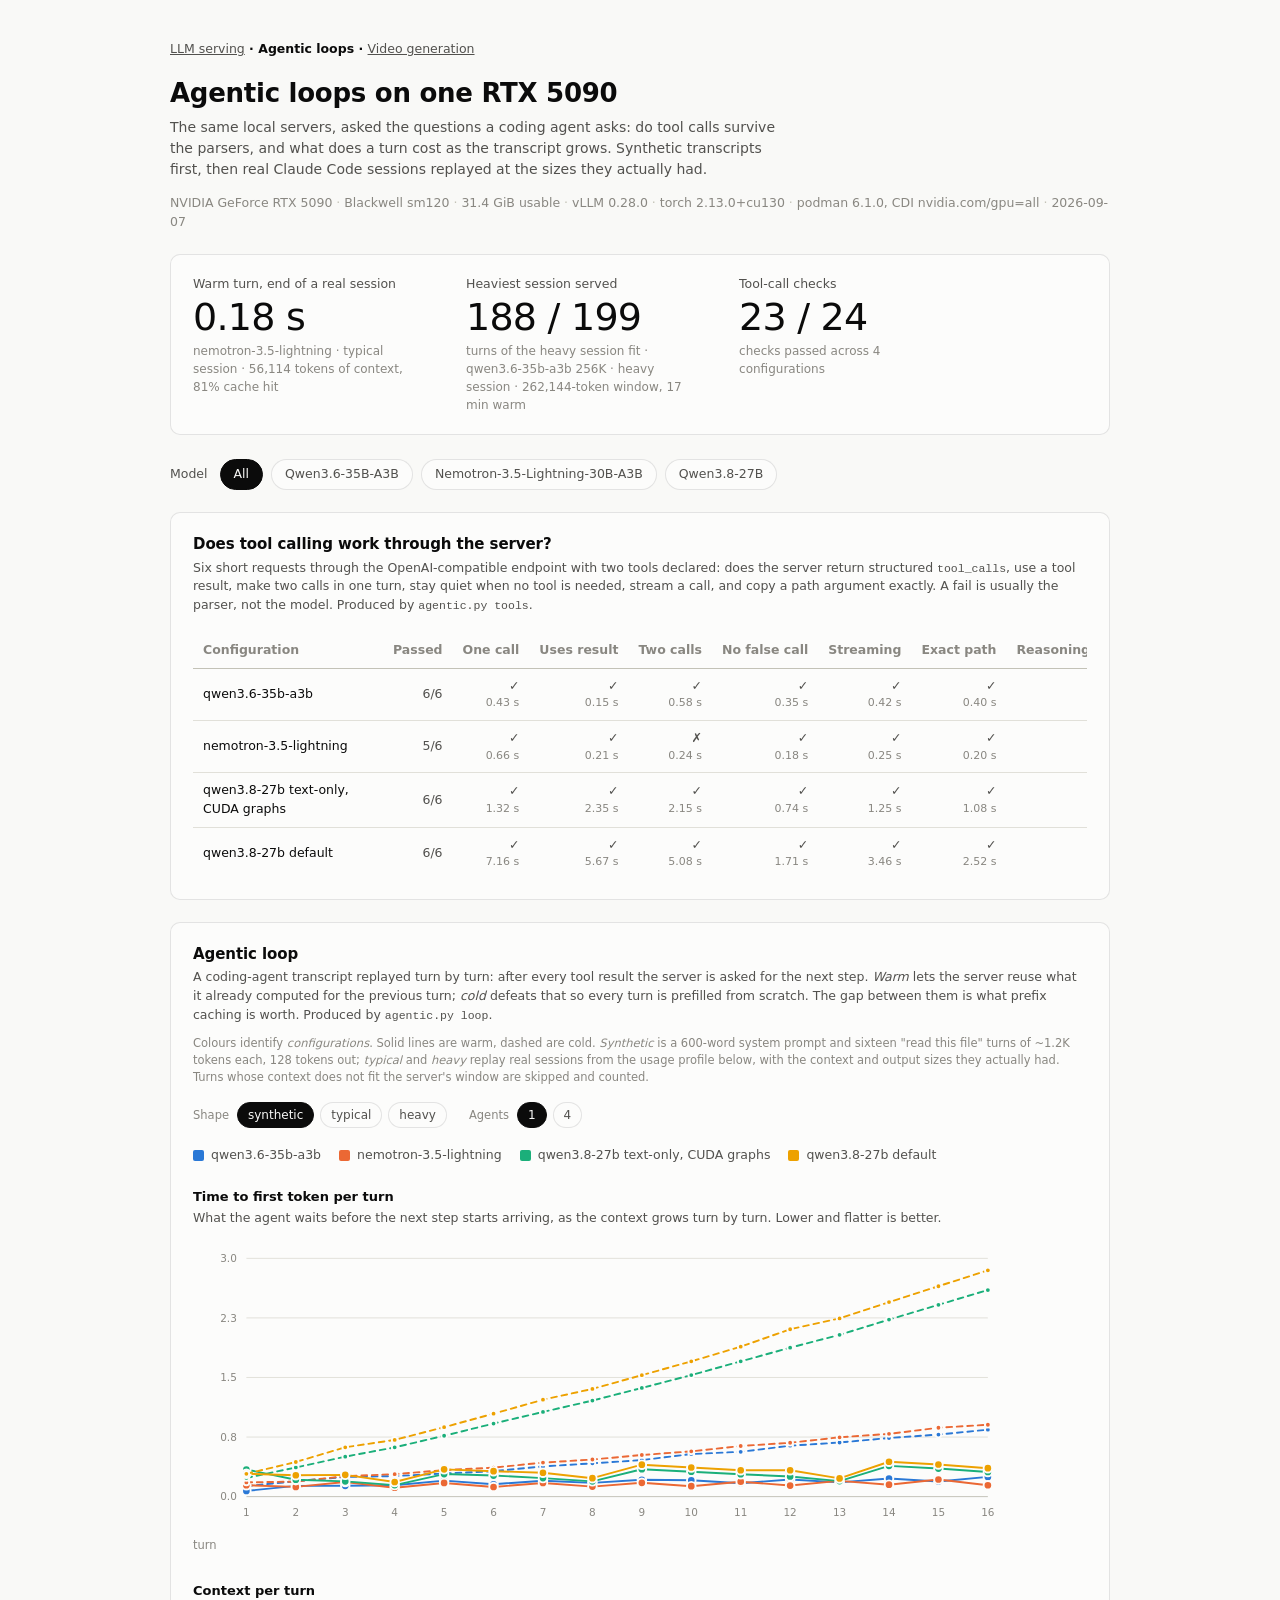
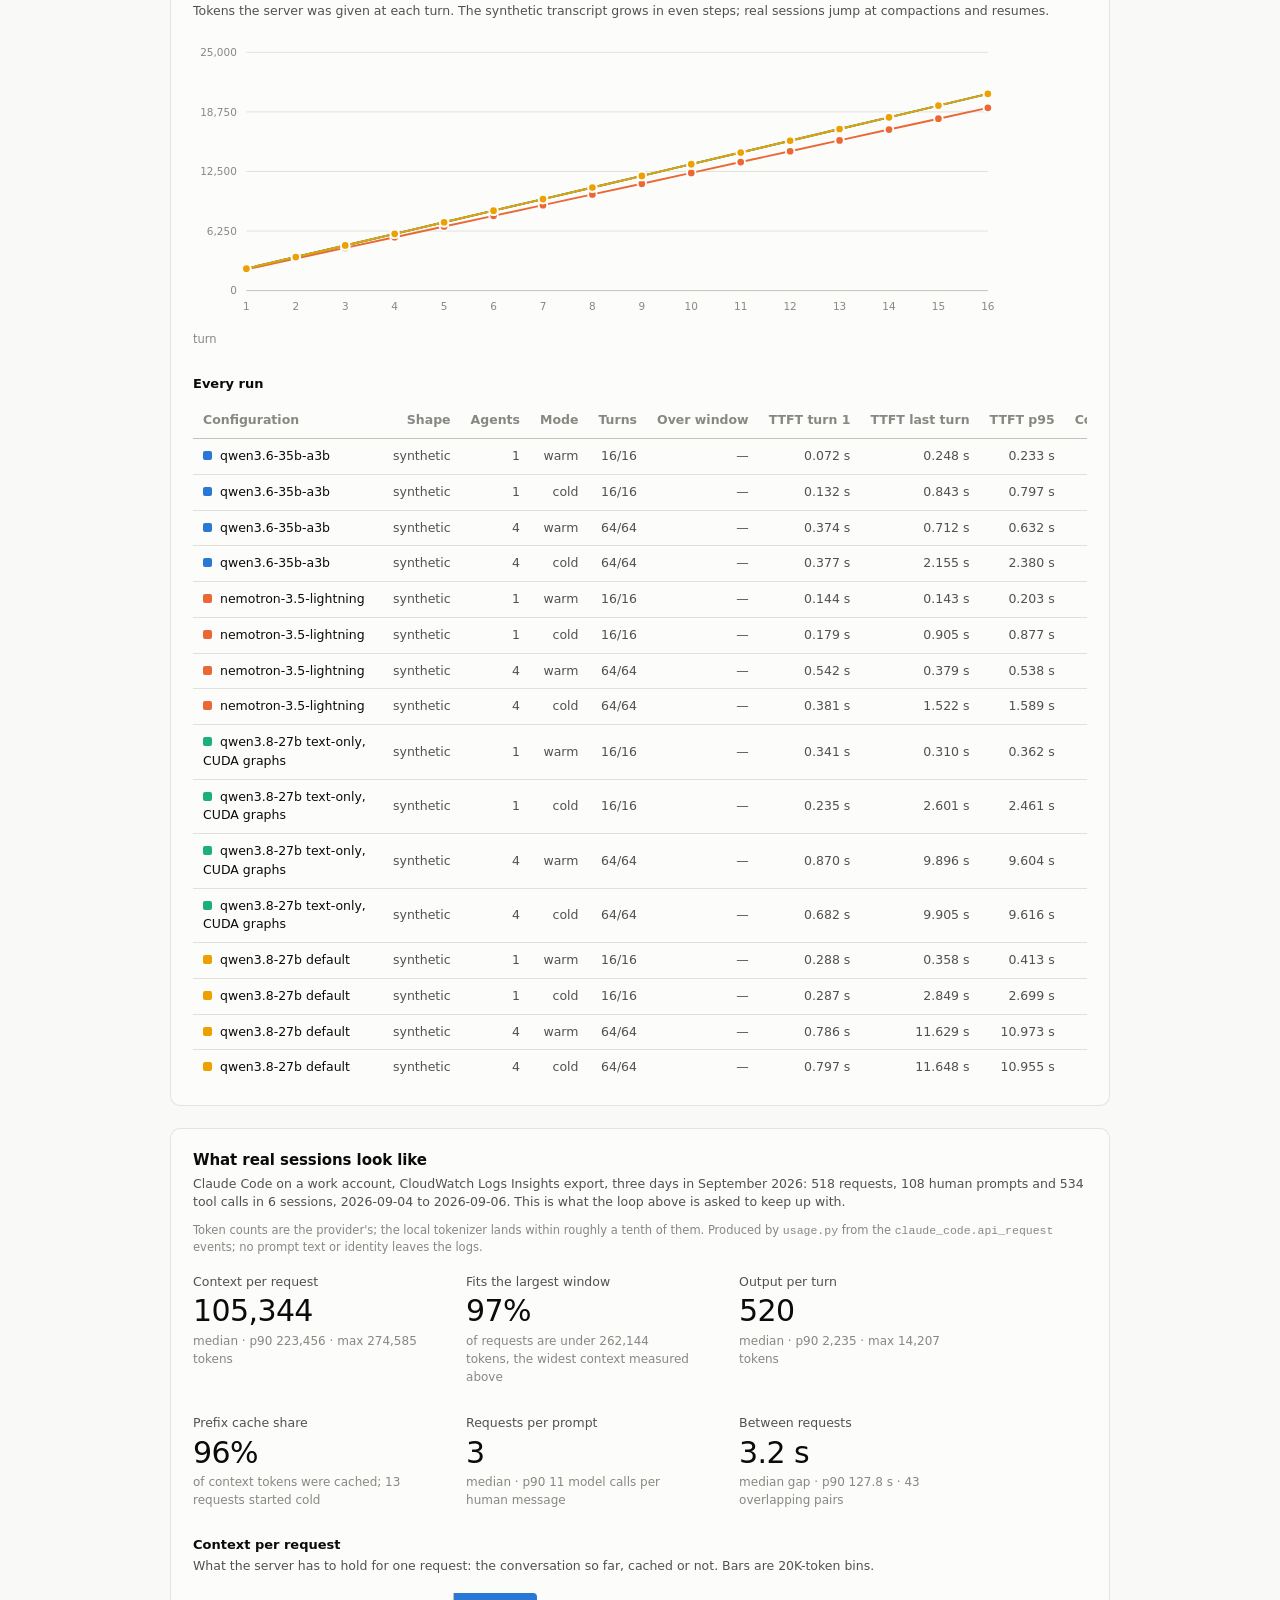
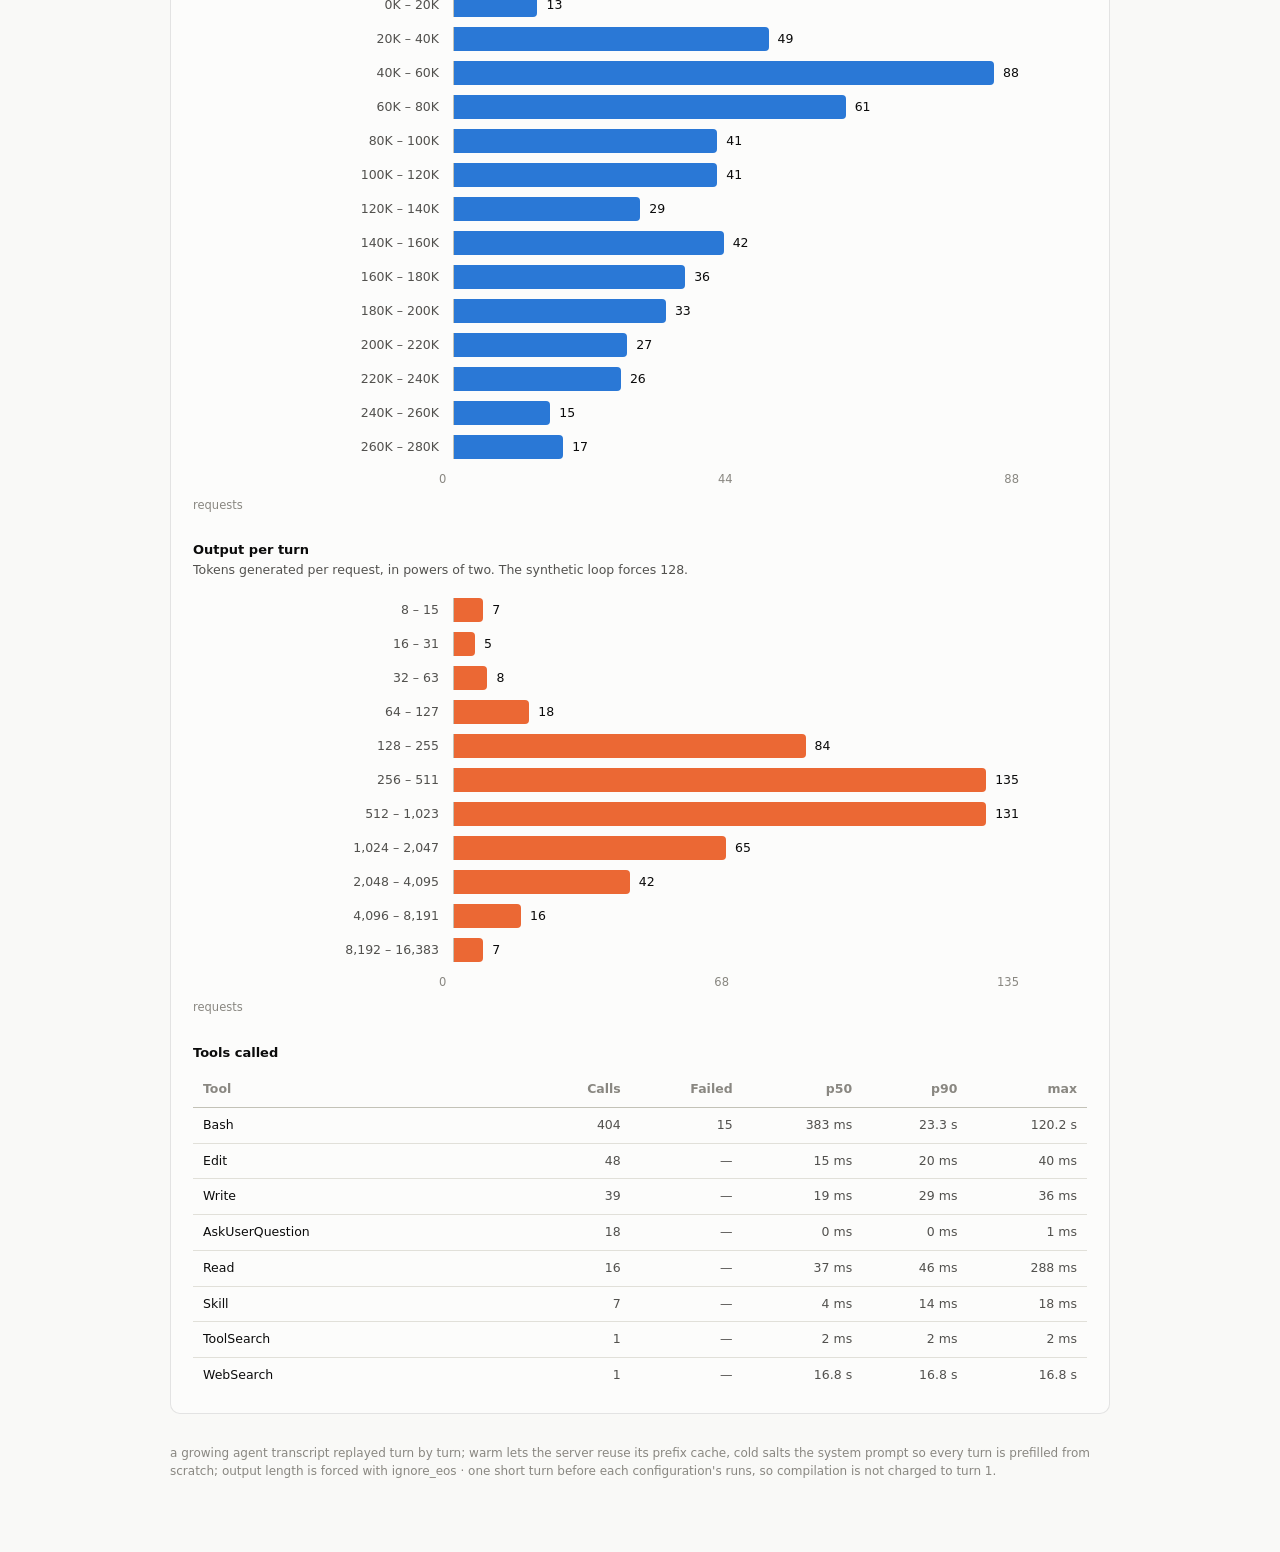
<file: docs/agentic.html>
<!doctype html>
<html lang="en">
<head>
<meta charset="utf-8">
<meta name="viewport" content="width=device-width, initial-scale=1">
<title>Agentic loops on one RTX 5090 — benchmark results</title>
<link rel="preload" href="agentic.json" as="fetch" crossorigin="anonymous">
<link rel="stylesheet" href="style.css">
<script src="charts.js"></script>
</head>
<body>
<div class="wrap">
  <header>
    <nav class="pages" aria-label="Result pages"><a href="./">LLM serving</a><span class="sep"></span><span>Agentic loops</span><span class="sep"></span><a href="video.html">Video generation</a></nav>
    <h1>Agentic loops on one RTX 5090</h1>
    <p>The same local servers, asked the questions a coding agent asks: do tool calls survive
       the parsers, and what does a turn cost as the transcript grows. Synthetic transcripts
       first, then real Claude Code sessions replayed at the sizes they actually had.</p>
    <div class="meta" id="meta"></div>
  </header>

  <div id="content" hidden>
    <div class="card">
      <div class="hero">
        <div class="stat">
          <div class="label">Warm turn, end of a real session</div>
          <div class="value" id="heroWarm">—</div>
          <div class="note" id="heroWarmNote"></div>
        </div>
        <div class="stat">
          <div class="label">Heaviest session served</div>
          <div class="value" id="heroFit">—</div>
          <div class="note" id="heroFitNote"></div>
        </div>
        <div class="stat">
          <div class="label">Tool-call checks</div>
          <div class="value" id="heroTools">—</div>
          <div class="note" id="heroToolsNote"></div>
        </div>
      </div>
    </div>

    <div class="filters" role="group" aria-label="Filter by model" id="modelFilters">
      <span class="lab">Model</span>
      <button class="chip" data-filter="all" aria-pressed="true">All</button>
    </div>

    <div class="card" id="toolSection" hidden>
      <h2>Does tool calling work through the server?</h2>
      <p class="sub">Six short requests through the OpenAI-compatible endpoint with two tools
        declared: does the server return structured <code>tool_calls</code>, use a tool result,
        make two calls in one turn, stay quiet when no tool is needed, stream a call, and copy a
        path argument exactly. A fail is usually the parser, not the model. Produced by
        <code>agentic.py tools</code>.</p>
      <div class="scroll">
        <table>
          <thead id="toolHead"></thead>
          <tbody id="toolBody"></tbody>
        </table>
      </div>
    </div>

    <div class="card" id="loopSection" hidden>
      <h2>Agentic loop</h2>
      <p class="sub">A coding-agent transcript replayed turn by turn: after every tool result
        the server is asked for the next step. <em>Warm</em> lets the server reuse what it
        already computed for the previous turn; <em>cold</em> defeats that so every turn is
        prefilled from scratch. The gap between them is what prefix caching is worth. Produced
        by <code>agentic.py loop</code>.</p>
      <p class="note-inline">Colours identify <em>configurations</em>. Solid lines are warm,
        dashed are cold. <em>Synthetic</em> is a 600-word system prompt and sixteen "read this
        file" turns of ~1.2K tokens each, 128 tokens out; <em>typical</em> and <em>heavy</em>
        replay real sessions from the usage profile below, with the context and output sizes
        they actually had. Turns whose context does not fit the server's window are skipped
        and counted.</p>
      <div class="dimbar" id="loopbar" role="group" aria-label="Loop filters"></div>
      <ul class="legend" id="legendLoop"></ul>

      <h3 style="font-size:13px;margin:22px 0 2px">Time to first token per turn</h3>
      <p class="sub">What the agent waits before the next step starts arriving, as the
        context grows turn by turn. Lower and flatter is better.</p>
      <svg class="linechart" id="chartLoop" viewBox="0 0 880 300" role="img"></svg>
      <div class="axname">turn</div>

      <h3 style="font-size:13px;margin:26px 0 2px">Context per turn</h3>
      <p class="sub">Tokens the server was given at each turn. The synthetic transcript grows in
        even steps; real sessions jump at compactions and resumes.</p>
      <svg class="linechart" id="chartLoopCtx" viewBox="0 0 880 300" role="img"></svg>
      <div class="axname">turn</div>

      <h3 style="font-size:13px;margin:26px 0 10px">Every run</h3>
      <div class="scroll">
        <table>
          <thead>
            <tr>
              <th scope="col">Configuration</th>
              <th scope="col">Shape</th>
              <th scope="col">Agents</th>
              <th scope="col">Mode</th>
              <th scope="col">Turns</th>
              <th scope="col">Over window</th>
              <th scope="col">TTFT turn 1</th>
              <th scope="col">TTFT last turn</th>
              <th scope="col">TTFT p95</th>
              <th scope="col">Context at end</th>
              <th scope="col">Cache hit</th>
              <th scope="col">Turns / min</th>
            </tr>
          </thead>
          <tbody id="loopBody"></tbody>
        </table>
      </div>
    </div>

    <div class="card" id="usageSection" hidden>
      <h2>What real sessions look like</h2>
      <p class="sub" id="usageSub"></p>
      <p class="note-inline">Token counts are the provider's; the local tokenizer lands within
        roughly a tenth of them. Produced by <code>usage.py</code> from the
        <code>claude_code.api_request</code> events; no prompt text or identity leaves the logs.</p>
      <div class="hero" id="usageHero"></div>

      <h3 style="font-size:13px;margin:26px 0 2px">Context per request</h3>
      <p class="sub">What the server has to hold for one request: the conversation so far,
        cached or not. Bars are 20K-token bins.</p>
      <div class="chart" id="chartUsageCtx"></div>
      <div class="axis"><div class="inner" id="axisUsageCtx"></div></div>
      <div class="axis-title">requests</div>

      <h3 style="font-size:13px;margin:26px 0 2px">Output per turn</h3>
      <p class="sub">Tokens generated per request, in powers of two. The synthetic loop forces
        128.</p>
      <div class="chart" id="chartUsageOut"></div>
      <div class="axis"><div class="inner" id="axisUsageOut"></div></div>
      <div class="axis-title">requests</div>

      <h3 style="font-size:13px;margin:26px 0 10px">Tools called</h3>
      <div class="scroll">
        <table>
          <thead>
            <tr>
              <th scope="col">Tool</th>
              <th scope="col">Calls</th>
              <th scope="col">Failed</th>
              <th scope="col">p50</th>
              <th scope="col">p90</th>
              <th scope="col">max</th>
            </tr>
          </thead>
          <tbody id="usageTools"></tbody>
        </table>
      </div>
    </div>

    <footer id="footer"></footer>
  </div>

  <div class="card" id="loading">Loading <code>agentic.json</code>…</div>
</div>

<div id="tip" role="status" aria-live="polite"></div>

<script>
(async function () {
  const $ = (id) => document.getElementById(id);
  const fmt = (n) => n.toLocaleString('en-US');
  const { hideTip, drawLine } = Charts;

  let data;
  try {
    const res = await fetch('agentic.json', { cache: 'no-cache' });
    if (!res.ok) throw new Error('HTTP ' + res.status);
    data = await res.json();
  } catch (e) {
    $('loading').innerHTML = '';
    const p = document.createElement('p');
    p.className = 'err';
    p.textContent = 'Could not load agentic.json: ' + e.message;
    const q = document.createElement('p');
    q.style.color = 'var(--text-secondary)';
    q.textContent = 'Opening this file directly from disk blocks the fetch. Serve the directory instead, e.g. python3 -m http.server 8080 --directory docs';
    $('loading').append(p, q);
    return;
  }

  $('loading').hidden = true;
  $('content').hidden = false;

  // --- meta line -----------------------------------------------------------
  const hw = data.hardware || {}, sw = data.software || {};
  for (const t of [hw.gpu, hw.arch, hw.vram_usable_gib && hw.vram_usable_gib + ' GiB usable',
                   sw.vllm && 'vLLM ' + sw.vllm, sw.torch && 'torch ' + sw.torch, hw.runtime, data.generated]) {
    if (!t) continue;
    const s = document.createElement('span');
    s.textContent = t;
    $('meta').appendChild(s);
  }

  // --- tool calling -------------------------------------------------------
  // One row per configuration, one column per check. The glyph carries the
  // result; the tooltip carries what the model actually returned.
  const toolcalls = data.toolcalls || [];
  const CHECK_LABEL = {
    single_call: 'One call', tool_result_roundtrip: 'Uses result', parallel_calls: 'Two calls',
    no_false_call: 'No false call', streaming_call: 'Streaming', path_argument: 'Exact path',
  };

  function renderToolcalls(filter) {
    const section = $('toolSection');
    const list = toolcalls.filter(t => filter === 'all' || t.model === filter);
    section.hidden = !list.length;
    if (!list.length) return;
    const names = [...new Set(list.flatMap(t => t.checks.map(c => c.name)))];

    const th = $('toolHead');
    th.innerHTML = '';
    const hr = document.createElement('tr');
    for (const h of ['Configuration', 'Passed', ...names.map(n => CHECK_LABEL[n] || n), 'Reasoning field']) {
      const el = document.createElement('th');
      el.scope = 'col';
      el.textContent = h;
      hr.appendChild(el);
    }
    th.appendChild(hr);

    const tb = $('toolBody');
    tb.innerHTML = '';
    for (const t of list) {
      const tr = document.createElement('tr');
      const first = document.createElement('td');
      first.textContent = t.label;
      if (t.notes) {
        const sm = document.createElement('span');
        sm.className = 'sm';
        sm.textContent = t.notes;
        first.appendChild(sm);
      }
      tr.appendChild(first);
      const passed = document.createElement('td');
      passed.textContent = t.passed + '/' + t.total;
      tr.appendChild(passed);
      for (const n of names) {
        const c = t.checks.find(c => c.name === n);
        const td = document.createElement('td');
        if (!c) {
          td.textContent = '—';
        } else {
          td.textContent = c.pass ? '✓' : '✗';
          td.title = c.detail + (c.latency_s != null ? ' · ' + c.latency_s.toFixed(2) + ' s' : '');
          const sm = document.createElement('span');
          sm.className = 'sm';
          sm.textContent = c.latency_s != null ? c.latency_s.toFixed(2) + ' s' : '';
          td.appendChild(sm);
        }
        tr.appendChild(td);
      }
      const rf = document.createElement('td');
      rf.textContent = t.reasoning_field_seen == null ? '—' : t.reasoning_field_seen ? 'yes' : 'no';
      tr.appendChild(rf);
      tb.appendChild(tr);
    }
  }

  // --- agentic loop -------------------------------------------------------
  // Colour follows the configuration *within a shape*: synthetic and replayed
  // sessions are never charted together, so each shape takes the categorical
  // slots afresh. Line style follows the mode; the chips pick shape and agents.
  const loopShape = (l) => (l.dimensions && l.dimensions.shape) || 'synthetic';
  const SHAPE_ORDER = ['synthetic', 'typical', 'heavy'];
  const loopShapes = [...new Set((data.loops || []).map(loopShape))]
    .sort((a, b) => SHAPE_ORDER.indexOf(a) - SHAPE_ORDER.indexOf(b));
  const loops = [];
  for (const shape of loopShapes) {
    (data.loops || []).filter(l => loopShape(l) === shape)
      .forEach((l, i) => loops.push({ ...l, shape, color: Charts.SERIES[i % Charts.SERIES.length] }));
  }
  const loopAgentLevels = [...new Set(loops.flatMap(l => l.levels.map(v => v.agents)))].sort((a, b) => a - b);
  let loopAgents = loopAgentLevels[0];
  let loopShapeSel = loopShapes[0];

  function loopChips(bar, label, values, current, onPick) {
    const g = document.createElement('div');
    g.className = 'dimgroup';
    const lab = document.createElement('span');
    lab.className = 'glab';
    lab.textContent = label;
    g.appendChild(lab);
    for (const v of values) {
      const b = document.createElement('button');
      b.className = 'chip';
      b.type = 'button';
      b.textContent = String(v);
      b.setAttribute('aria-pressed', String(v === current));
      b.addEventListener('click', () => {
        onPick(v);
        for (const o of g.querySelectorAll('.chip')) o.setAttribute('aria-pressed', String(o === b));
        hideTip();
        renderLoops(currentModelFilter);
      });
      g.appendChild(b);
    }
    bar.appendChild(g);
  }

  function buildLoopBar() {
    const bar = $('loopbar');
    bar.innerHTML = '';
    if (loopShapes.length > 1) loopChips(bar, 'Shape', loopShapes, loopShapeSel, v => { loopShapeSel = v; });
    if (loopAgentLevels.length > 1) loopChips(bar, 'Agents', loopAgentLevels, loopAgents, v => { loopAgents = v; });
  }

  function renderLoops(filter) {
    const section = $('loopSection');
    const list = loops.filter(l => (filter === 'all' || l.model === filter) && l.shape === loopShapeSel);
    section.hidden = !loops.length;
    if (!list.length) {
      Charts.legend($('legendLoop'), []);
      $('chartLoop').innerHTML = '';
      $('chartLoopCtx').innerHTML = '';
      $('loopBody').innerHTML = '';
      return;
    }

    Charts.legend($('legendLoop'), list);

    const series = [];
    for (const l of list) {
      for (const mode of ['warm', 'cold']) {
        const lv = l.levels.find(v => v.agents === loopAgents && v.mode === mode && v.per_turn && v.per_turn.length);
        if (!lv) continue;
        series.push({ label: l.label + ' · ' + mode, color: l.color, dash: mode === 'cold', levels: lv.per_turn });
      }
    }
    const xTitle = (t) => {
      const ctx = series.map(s => s.levels.find(r => r.turn === t)).find(Boolean);
      return 'turn ' + t + (ctx ? ' · ' + fmt(ctx.context_tokens) + ' tokens of context' : '');
    };
    drawLine($('chartLoop'), series, r => r.ttft_p50_s, v => v.toFixed(2) + ' s', { xKey: 'turn', xTitle });
    // Context is the same for warm and cold; chart the warm series only.
    drawLine($('chartLoopCtx'), series.filter(s => !s.dash), r => r.context_tokens,
      v => (v >= 10000 ? Math.round(v / 1000) + 'K' : fmt(v)) + ' tokens', { xKey: 'turn', xTitle });

    const tb = $('loopBody');
    tb.innerHTML = '';
    for (const l of list) {
      for (const v of l.levels) {
        const tr = document.createElement('tr');
        const first = document.createElement('td');
        const dot = document.createElement('span');
        dot.className = 'dot';
        dot.style.background = l.color;
        first.append(dot, document.createTextNode(l.label));
        tr.appendChild(first);
        const cells = [
          l.shape,
          v.agents,
          v.mode,
          v.turns_ok + '/' + v.turns_requested,
          v.turns_over_window != null ? v.turns_over_window : '—',
          v.ttft_first_turn_s != null ? v.ttft_first_turn_s.toFixed(3) + ' s' : '—',
          v.ttft_last_turn_s != null ? v.ttft_last_turn_s.toFixed(3) + ' s' : '—',
          v.ttft_p95_s != null ? v.ttft_p95_s.toFixed(3) + ' s' : '—',
          v.context_tokens_last != null ? fmt(v.context_tokens_last) : '—',
          v.prefix_cache_hit_rate != null ? (v.prefix_cache_hit_rate * 100).toFixed(1) + '%' : '—',
          v.turns_per_minute != null ? v.turns_per_minute.toFixed(1) : '—',
        ];
        for (const c of cells) {
          const td = document.createElement('td');
          td.textContent = c;
          tr.appendChild(td);
        }
        tb.appendChild(tr);
      }
    }
  }

  // --- hero ---------------------------------------------------------------
  // Best warm last-turn TTFT on a replayed session at one agent, among runs
  // that served (nearly) all of it -- a window that only fits the two tiny
  // turns would otherwise win; the run that served the most turns of the
  // heavy session; tool checks passed overall.
  const oneWarm = (shape) => {
    const runs = loops.filter(l => l.shape === shape)
      .flatMap(l => l.levels.filter(v => v.agents === 1 && v.mode === 'warm' && v.ttft_last_turn_s != null)
        .map(v => ({ l, v })));
    const most = Math.max(0, ...runs.map(r => r.v.turns_ok));
    return runs.filter(r => r.v.turns_ok >= 0.9 * most).sort((a, b) => a.v.ttft_last_turn_s - b.v.ttft_last_turn_s);
  };
  const warm = oneWarm('typical')[0] || oneWarm('synthetic')[0];
  if (warm) {
    $('heroWarm').textContent = warm.v.ttft_last_turn_s.toFixed(2) + ' s';
    $('heroWarmNote').textContent = warm.l.label + ' · ' + fmt(warm.v.context_tokens_last) + ' tokens of context, ' +
      (warm.v.prefix_cache_hit_rate != null ? Math.round(warm.v.prefix_cache_hit_rate * 100) + '% cache hit' : 'prefix cache on');
  }
  const heavy = loops.filter(l => l.shape === 'heavy')
    .map(l => ({ l, v: l.levels.find(v => v.agents === 1 && v.mode === 'warm') }))
    .filter(x => x.v).sort((a, b) => b.v.turns_ok - a.v.turns_ok)[0];
  if (heavy) {
    const total = heavy.v.turns_ok + (heavy.v.turns_over_window || 0);
    $('heroFit').textContent = heavy.v.turns_ok + ' / ' + total;
    $('heroFitNote').textContent = 'turns of the heavy session fit · ' + heavy.l.label + ' · ' +
      fmt(heavy.l.max_model_len) + '-token window, ' + (heavy.v.wall_s / 60).toFixed(0) + ' min warm';
  }
  if (toolcalls.length) {
    const passed = toolcalls.reduce((a, t) => a + t.passed, 0), total = toolcalls.reduce((a, t) => a + t.total, 0);
    $('heroTools').textContent = passed + ' / ' + total;
    $('heroToolsNote').textContent = 'checks passed across ' + toolcalls.length + ' configuration' + (toolcalls.length === 1 ? '' : 's');
  }

  // --- usage profile ------------------------------------------------------
  // docs/usage.json is optional: real-session shape from Claude Code telemetry,
  // the source of the replayed loop shapes above. Nothing here is per model.
  function histRows(host, axisHost, bins, label, color) {
    host.innerHTML = '';
    axisHost.innerHTML = '';
    const max = Math.max(...bins.map(b => b.n));
    for (const b of bins) {
      const row = document.createElement('div');
      row.className = 'row';
      const name = document.createElement('div');
      name.className = 'name';
      name.textContent = label(b);
      const track = document.createElement('div');
      track.className = 'track';
      const bar = document.createElement('div');
      bar.className = 'bar';
      bar.style.width = Math.max(0.4, (b.n / max) * 100) + '%';
      bar.style.background = color;
      const val = document.createElement('span');
      val.className = 'val';
      val.textContent = fmt(b.n);
      track.append(bar, val);
      track.setAttribute('aria-label', label(b) + ': ' + b.n);
      row.append(name, track);
      host.appendChild(row);
    }
    for (const t of [0, max / 2, max]) {
      const s = document.createElement('span');
      s.textContent = fmt(Math.round(t));
      axisHost.appendChild(s);
    }
    const cols = getComputedStyle(host.querySelector('.row')).gridTemplateColumns.split(' ');
    axisHost.parentElement.style.marginLeft = cols.length > 1 ? cols[0] : '0px';
  }

  async function renderUsage() {
    let u;
    try {
      const res = await fetch('usage.json', { cache: 'no-cache' });
      if (!res.ok) return;
      u = await res.json();
    } catch (e) { return; }
    const section = $('usageSection');
    section.hidden = false;
    const s = u.source, rq = u.requests, p = u.prompts;
    $('usageSub').textContent = `${s.description}: ${fmt(s.requests)} requests, ${fmt(s.prompts)} human prompts ` +
      `and ${fmt(s.tool_calls)} tool calls in ${s.sessions} sessions, ${s.from} to ${s.to}. ` +
      'This is what the loop above is asked to keep up with.';
    const windowMax = Math.max(0, ...(data.loops || []).map(l => l.max_model_len || 0));
    const within = rq.context_hist_20k.filter(b => b.to <= windowMax).reduce((a, b) => a + b.n, 0);
    const stats = [
      ['Context per request', fmt(rq.context.p50), `median · p90 ${fmt(rq.context.p90)} · max ${fmt(rq.context.max)} tokens`],
      ['Fits the largest window', Math.round(within / s.requests * 100) + '%',
       `of requests are under ${fmt(windowMax)} tokens, the widest context measured above`],
      ['Output per turn', fmt(rq.output.p50), `median · p90 ${fmt(rq.output.p90)} · max ${fmt(rq.output.max)} tokens`],
      ['Prefix cache share', (rq.cache_share * 100).toFixed(0) + '%', `of context tokens were cached; ${rq.cold_requests} requests started cold`],
      ['Requests per prompt', fmt(p.requests_per_prompt.p50), `median · p90 ${fmt(p.requests_per_prompt.p90)} model calls per human message`],
      ['Between requests', u.cadence.gap_s.p50 + ' s', `median gap · p90 ${u.cadence.gap_s.p90} s · ${u.cadence.parallel_pairs} overlapping pairs`],
    ];
    const hero = $('usageHero');
    hero.innerHTML = '';
    for (const [label, value, note] of stats) {
      const st = document.createElement('div');
      st.className = 'stat';
      const l = document.createElement('div'); l.className = 'label'; l.textContent = label;
      const v = document.createElement('div'); v.className = 'value'; v.textContent = value; v.style.fontSize = '30px';
      const n = document.createElement('div'); n.className = 'note'; n.textContent = note;
      st.append(l, v, n);
      hero.appendChild(st);
    }
    histRows($('chartUsageCtx'), $('axisUsageCtx'), rq.context_hist_20k,
      b => `${b.from / 1000}K – ${b.to / 1000}K`, 'var(--series-1)');
    histRows($('chartUsageOut'), $('axisUsageOut'), rq.output_hist_log2,
      b => `${fmt(b.from)} – ${fmt(b.to)}`, 'var(--series-2)');
    const tb = $('usageTools');
    tb.innerHTML = '';
    const byTool = {};
    for (const t of u.tools) {
      const e = byTool[t.tool] || (byTool[t.tool] = { calls: 0, failed: 0, p50: null, p90: null, max: 0 });
      e.calls += t.calls;
      if (!t.success) e.failed += t.calls;
      else { e.p50 = t.ms_p50; e.p90 = t.ms_p90; }
      e.max = Math.max(e.max, t.ms_max || 0);
    }
    for (const [name, e] of Object.entries(byTool).sort((a, b) => b[1].calls - a[1].calls)) {
      const tr = document.createElement('tr');
      const ms = (v) => v == null ? '—' : v >= 1000 ? (v / 1000).toFixed(1) + ' s' : v + ' ms';
      for (const c of [name, fmt(e.calls), e.failed || '—', ms(e.p50), ms(e.p90), ms(e.max)]) {
        const td = document.createElement('td');
        td.textContent = c;
        tr.appendChild(td);
      }
      tb.appendChild(tr);
    }
  }

  // --- render + filter ----------------------------------------------------
  function render(filter) {
    renderToolcalls(filter);
    renderLoops(filter);
  }

  const allModels = [...new Set([
    ...toolcalls.map(t => t.model),
    ...loops.map(l => l.model),
  ].filter(Boolean))];
  for (const m of allModels) {
    const b = document.createElement('button');
    b.className = 'chip';
    b.type = 'button';
    b.dataset.filter = m;
    b.setAttribute('aria-pressed', 'false');
    b.textContent = m;
    $('modelFilters').appendChild(b);
  }

  let currentModelFilter = 'all';
  for (const btn of document.querySelectorAll('.filters .chip')) {
    btn.addEventListener('click', () => {
      for (const b of document.querySelectorAll('.filters .chip')) {
        b.setAttribute('aria-pressed', String(b === btn));
      }
      hideTip();
      currentModelFilter = btn.dataset.filter;
      render(currentModelFilter);
    });
  }
  buildLoopBar();
  render('all');
  renderUsage();

  // The line charts are sized in real pixels, so they need redrawing when the
  // viewport changes. Debounced.
  let resizeTimer;
  addEventListener('resize', () => {
    clearTimeout(resizeTimer);
    resizeTimer = setTimeout(() => { hideTip(); renderLoops(currentModelFilter); }, 150);
  });

  const m = data.method || {};
  $('footer').textContent = [m.loop, m.warmup].filter(Boolean).join(' · ') + (m.loop ? '.' : '');
})();
</script>
</body>
</html>
</file>
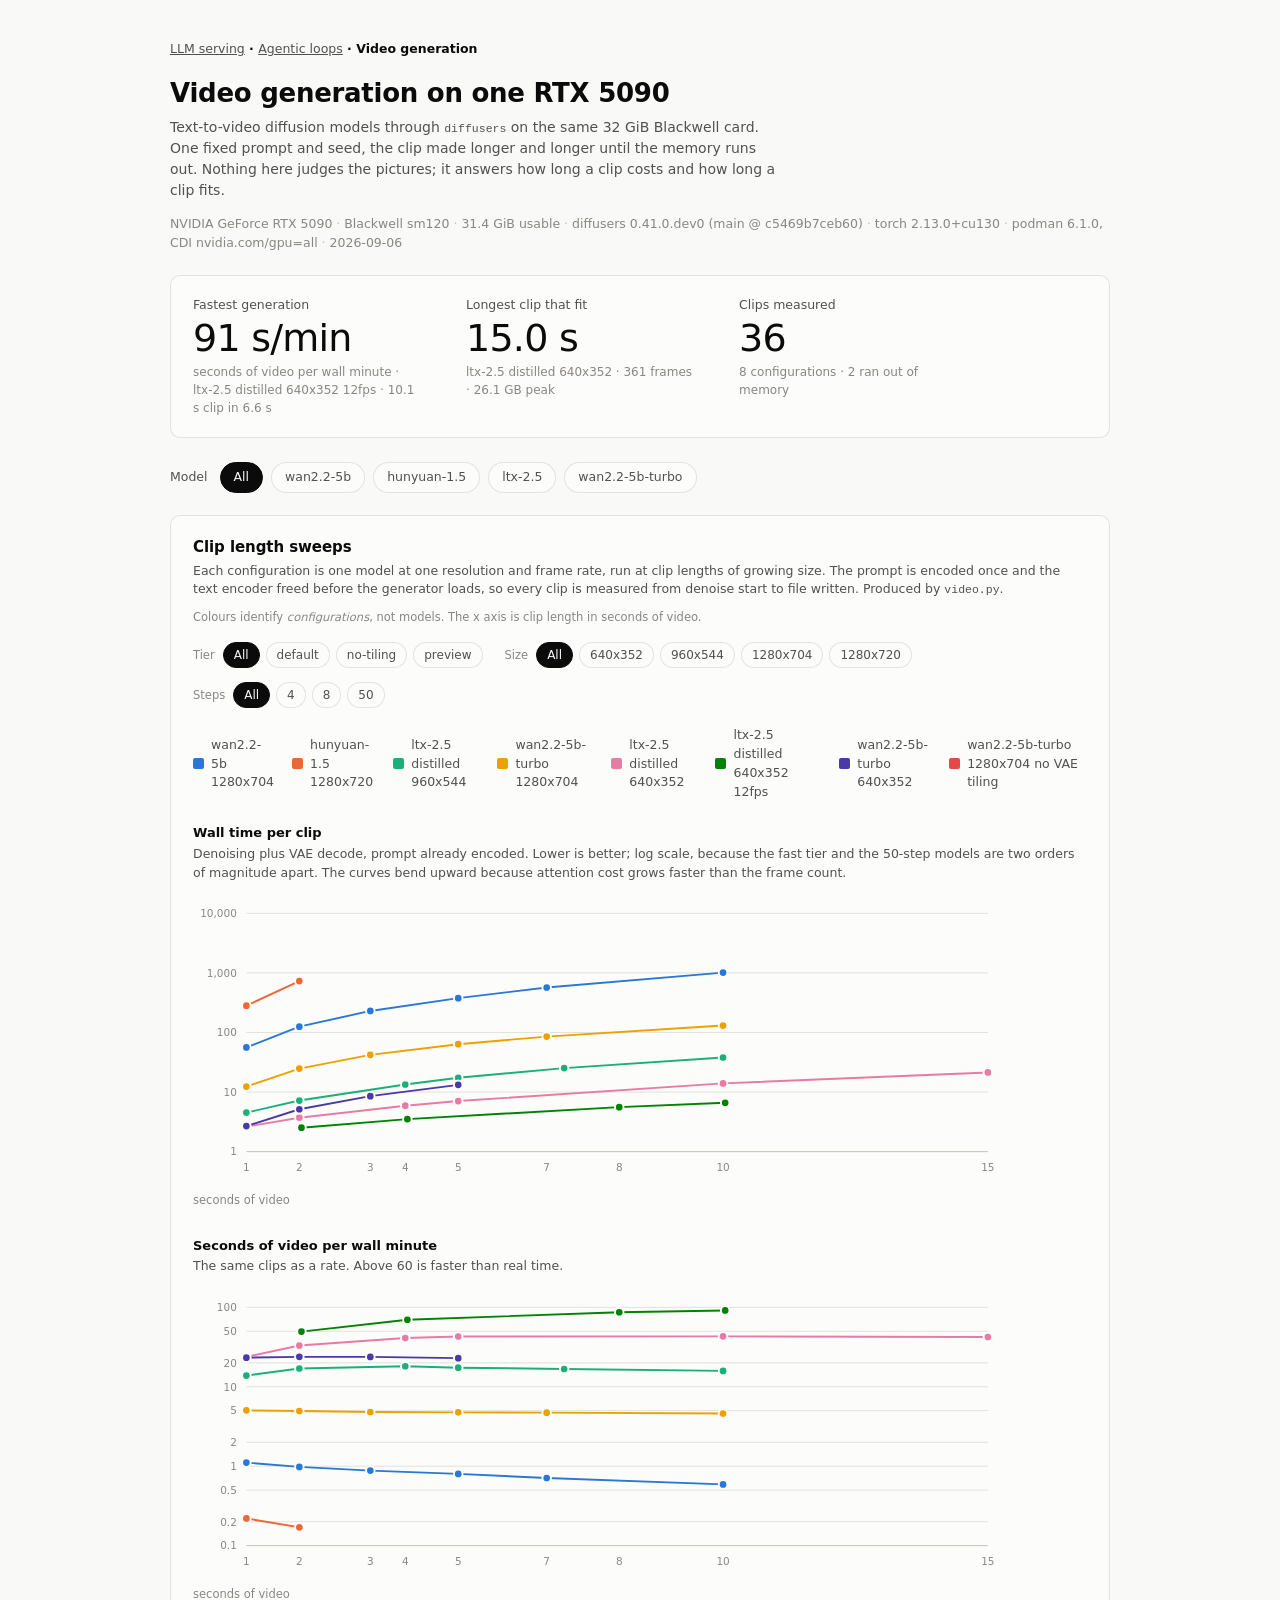
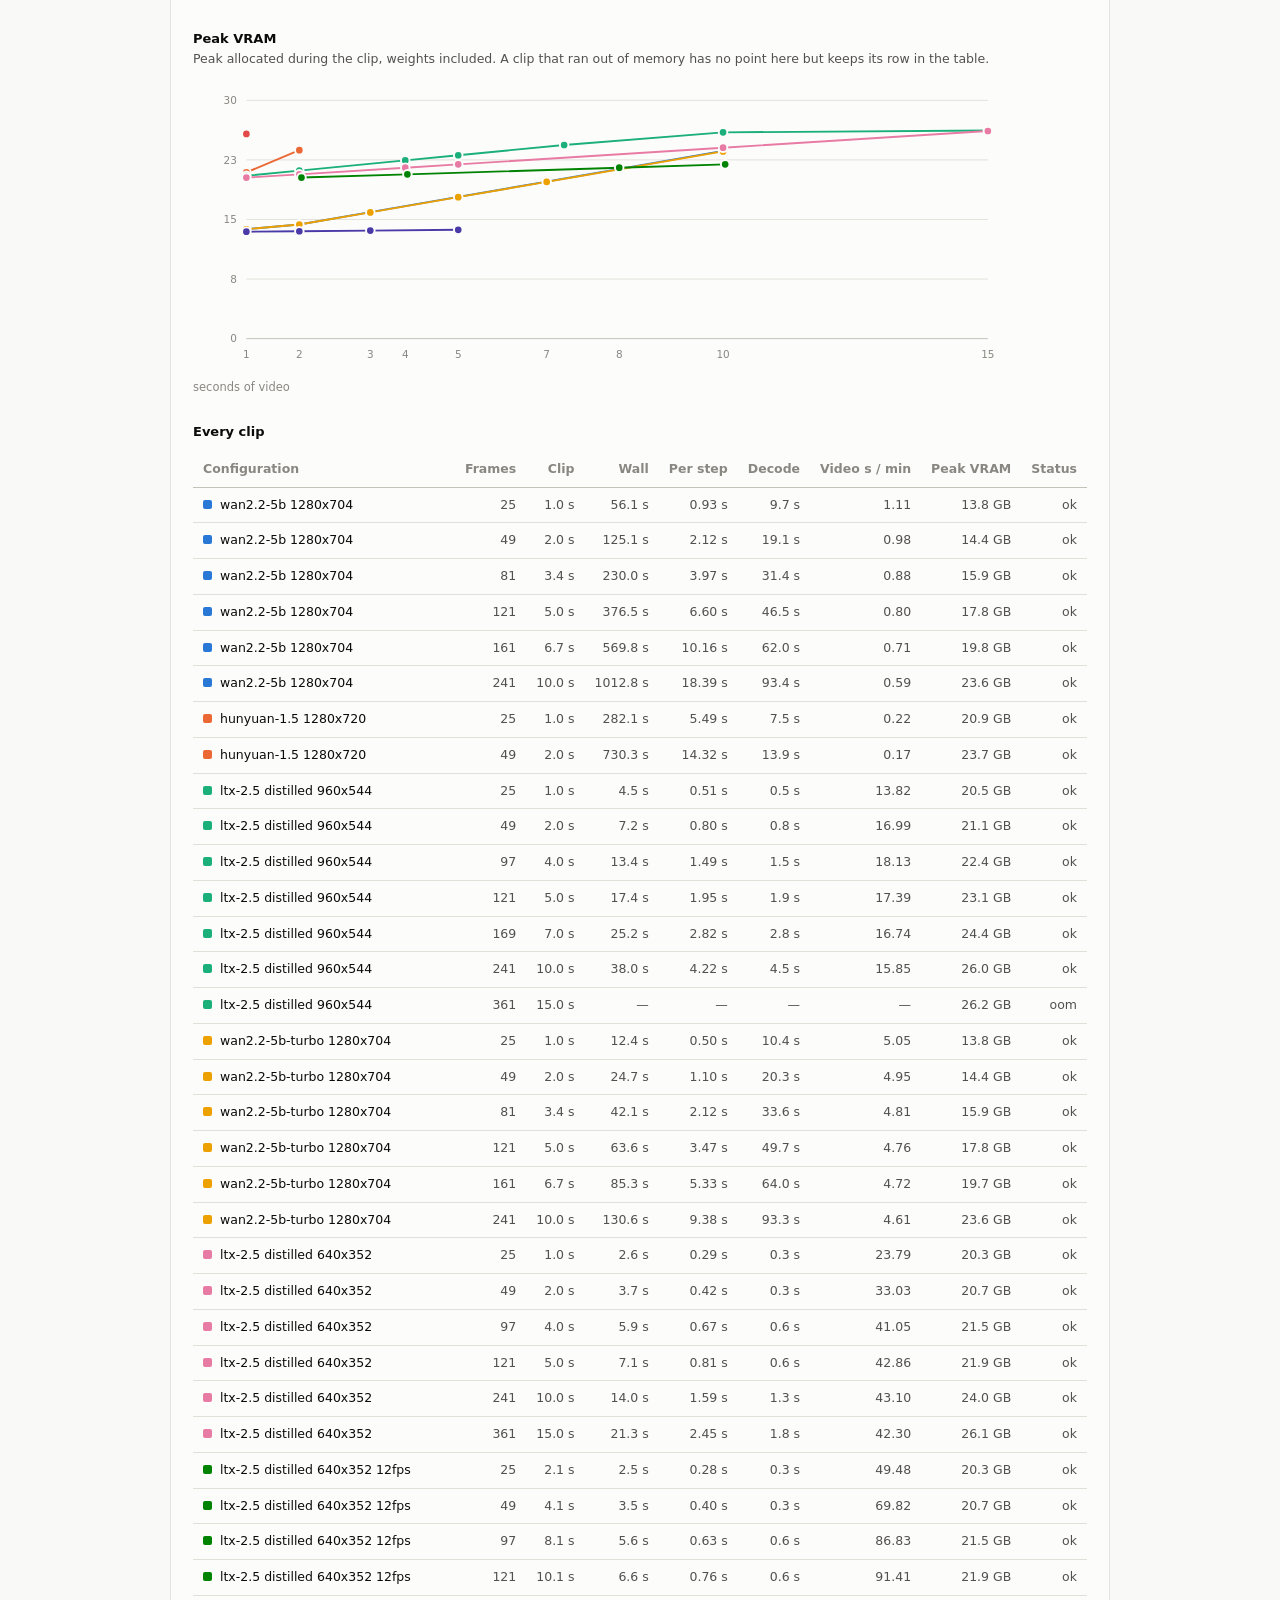
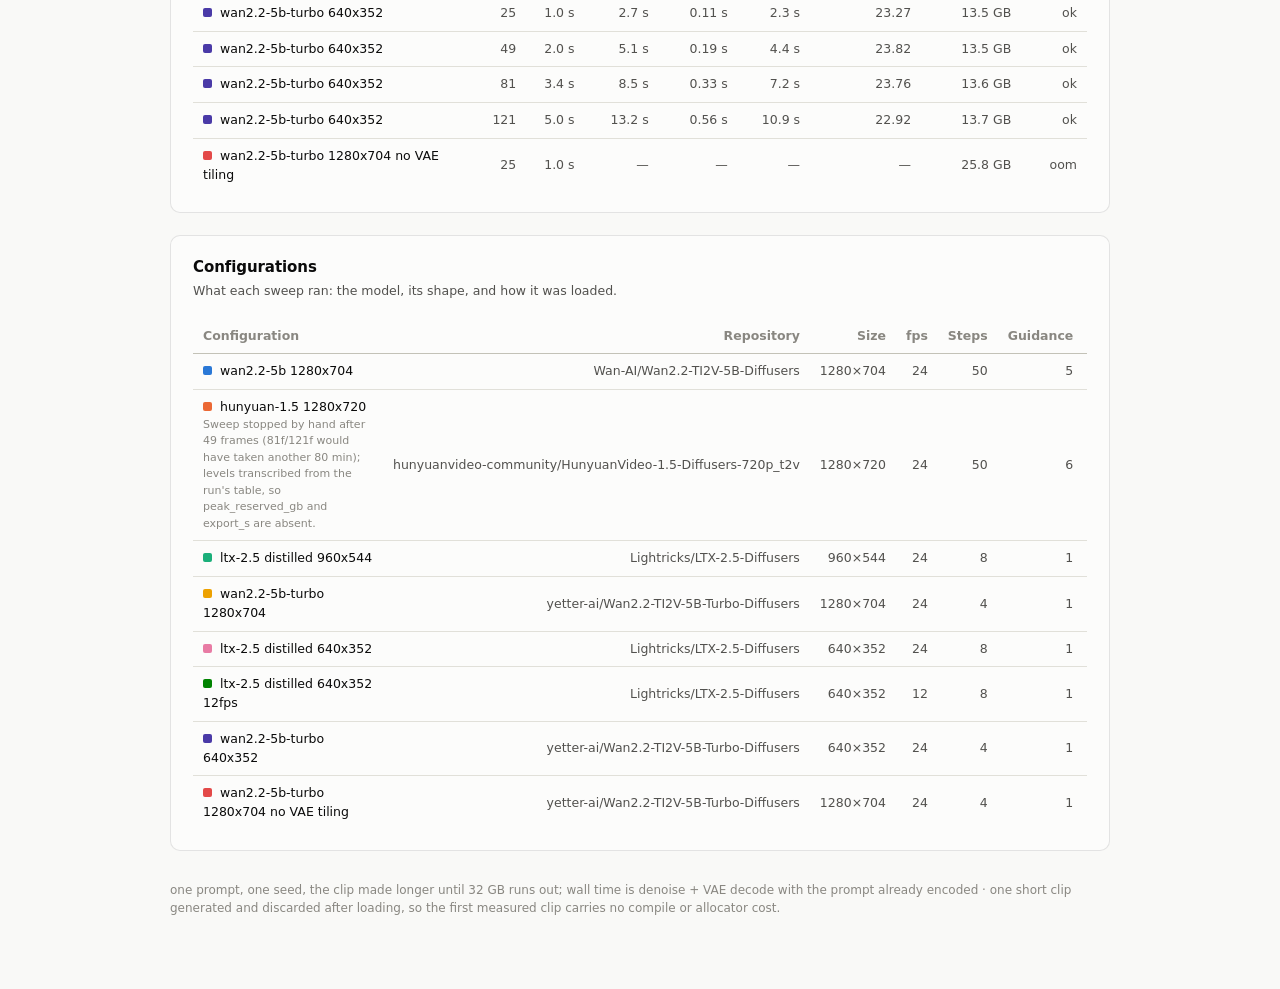
<file: docs/video.html>
<!doctype html>
<html lang="en">
<head>
<meta charset="utf-8">
<meta name="viewport" content="width=device-width, initial-scale=1">
<title>Video generation on one RTX 5090 — benchmark results</title>
<link rel="preload" href="video.json" as="fetch" crossorigin="anonymous">
<link rel="stylesheet" href="style.css">
<script src="charts.js"></script>
</head>
<body>
<div class="wrap">
  <header>
    <nav class="pages" aria-label="Result pages"><a href="./">LLM serving</a><span class="sep"></span><a href="agentic.html">Agentic loops</a><span class="sep"></span><span>Video generation</span></nav>
    <h1>Video generation on one RTX 5090</h1>
    <p>Text-to-video diffusion models through <code>diffusers</code> on the same 32 GiB
       Blackwell card. One fixed prompt and seed, the clip made longer and longer until the
       memory runs out. Nothing here judges the pictures; it answers how long a clip costs
       and how long a clip fits.</p>
    <div class="meta" id="meta"></div>
  </header>

  <div id="content" hidden>
    <div class="card">
      <div class="hero">
        <div class="stat">
          <div class="label">Fastest generation</div>
          <div class="value" id="heroFast">—</div>
          <div class="note" id="heroFastNote"></div>
        </div>
        <div class="stat">
          <div class="label">Longest clip that fit</div>
          <div class="value" id="heroLong">—</div>
          <div class="note" id="heroLongNote"></div>
        </div>
        <div class="stat">
          <div class="label">Clips measured</div>
          <div class="value" id="heroCount">—</div>
          <div class="note" id="heroCountNote"></div>
        </div>
      </div>
    </div>

    <div class="filters" role="group" aria-label="Filter by model" id="modelFilters">
      <span class="lab">Model</span>
      <button class="chip" data-filter="all" aria-pressed="true">All</button>
    </div>

    <div class="card" id="videoSection">
      <h2>Clip length sweeps</h2>
      <p class="sub">Each configuration is one model at one resolution and frame rate, run
        at clip lengths of growing size. The prompt is encoded once and the text encoder
        freed before the generator loads, so every clip is measured from denoise start to
        file written. Produced by <code>video.py</code>.</p>
      <p class="note-inline">Colours identify <em>configurations</em>, not models. The x axis
        is clip length in seconds of video.</p>
      <div class="dimbar" id="dimbar" role="group" aria-label="Filter sweeps by dimension"></div>
      <p class="capnote" id="capnote" hidden></p>
      <ul class="legend" id="legendVideo"></ul>

      <h3 style="font-size:13px;margin:22px 0 2px">Wall time per clip</h3>
      <p class="sub">Denoising plus VAE decode, prompt already encoded. Lower is better; log
        scale, because the fast tier and the 50-step models are two orders of magnitude apart.
        The curves bend upward because attention cost grows faster than the frame count.</p>
      <svg class="linechart" id="chartVideoWall" viewBox="0 0 880 300" role="img"></svg>
      <div class="axname">seconds of video</div>

      <h3 style="font-size:13px;margin:26px 0 2px">Seconds of video per wall minute</h3>
      <p class="sub">The same clips as a rate. Above 60 is faster than real time.</p>
      <svg class="linechart" id="chartVideoRate" viewBox="0 0 880 300" role="img"></svg>
      <div class="axname">seconds of video</div>

      <h3 style="font-size:13px;margin:26px 0 2px">Peak VRAM</h3>
      <p class="sub">Peak allocated during the clip, weights included. A clip that ran out
        of memory has no point here but keeps its row in the table.</p>
      <svg class="linechart" id="chartVideoVram" viewBox="0 0 880 300" role="img"></svg>
      <div class="axname">seconds of video</div>

      <h3 style="font-size:13px;margin:26px 0 10px">Every clip</h3>
      <div class="scroll">
        <table>
          <thead>
            <tr>
              <th scope="col">Configuration</th>
              <th scope="col">Frames</th>
              <th scope="col">Clip</th>
              <th scope="col">Wall</th>
              <th scope="col">Per step</th>
              <th scope="col">Decode</th>
              <th scope="col">Video s / min</th>
              <th scope="col">Peak VRAM</th>
              <th scope="col">Status</th>
            </tr>
          </thead>
          <tbody id="videoBody"></tbody>
        </table>
      </div>
    </div>

    <div class="card">
      <h2>Configurations</h2>
      <p class="sub">What each sweep ran: the model, its shape, and how it was loaded.</p>
      <div class="scroll">
        <table>
          <thead>
            <tr>
              <th scope="col">Configuration</th>
              <th scope="col">Repository</th>
              <th scope="col">Size</th>
              <th scope="col">fps</th>
              <th scope="col">Steps</th>
              <th scope="col">Guidance</th>
              <th scope="col">VAE tiling</th>
              <th scope="col">Load</th>
              <th scope="col">Encode</th>
              <th scope="col">Longest fit</th>
            </tr>
          </thead>
          <tbody id="cfgBody"></tbody>
        </table>
      </div>
    </div>

    <footer id="footer"></footer>
  </div>

  <div class="card" id="loading">Loading <code>video.json</code>…</div>
</div>

<div id="tip" role="status" aria-live="polite"></div>

<script>
(async function () {
  const $ = (id) => document.getElementById(id);
  const fmt = (n) => n.toLocaleString('en-US');
  const { hideTip, drawLine } = Charts;

  let data;
  try {
    const res = await fetch('video.json', { cache: 'no-cache' });
    if (!res.ok) throw new Error('HTTP ' + res.status);
    data = await res.json();
  } catch (e) {
    $('loading').innerHTML = '';
    const p = document.createElement('p');
    p.className = 'err';
    p.textContent = 'Could not load video.json: ' + e.message;
    const q = document.createElement('p');
    q.style.color = 'var(--text-secondary)';
    q.textContent = 'Opening this file directly from disk blocks the fetch. Serve the directory instead, e.g. python3 -m http.server 8080 --directory docs';
    $('loading').append(p, q);
    return;
  }

  $('loading').hidden = true;
  $('content').hidden = false;

  // Configurations take the categorical slots in fixed order, never cycled:
  // a 9th sweep needs faceting, not a generated hue.
  const COLORS = Charts.SERIES;
  const MAX_SERIES = COLORS.length;
  const videos = (data.videos || []).map((v, i) => ({ ...v, color: COLORS[i % COLORS.length] }));
  const okLevels = (v) => v.levels.filter(l => l.status === 'ok');

  // --- meta line -----------------------------------------------------------
  // The header block is optional (video.py creates a bare file); each entry
  // carries the versions it ran with, so the line can be built from those.
  const hw = data.hardware || {}, sw = data.software || {};
  const uniq = (xs) => [...new Set(xs.filter(Boolean))].join(' / ');
  for (const t of [hw.gpu || uniq(videos.map(v => v.gpu)), hw.arch,
                   hw.vram_usable_gib && hw.vram_usable_gib + ' GiB usable',
                   'diffusers ' + (sw.diffusers || uniq(videos.map(v => v.diffusers))),
                   'torch ' + (sw.torch || uniq(videos.map(v => v.torch))),
                   hw.runtime, data.generated || uniq(videos.map(v => v.generated))]) {
    if (!t) continue;
    const s = document.createElement('span');
    s.textContent = t;
    $('meta').appendChild(s);
  }

  // --- hero ---------------------------------------------------------------
  const clips = videos.flatMap(v => v.levels.map(l => ({ v, l })));
  const okClips = clips.filter(c => c.l.status === 'ok');
  if (okClips.length) {
    const fast = okClips.slice().sort((a, b) => b.l.video_s_per_min - a.l.video_s_per_min)[0];
    $('heroFast').textContent = fast.l.video_s_per_min.toFixed(0) + ' s/min';
    $('heroFastNote').textContent = 'seconds of video per wall minute · ' + fast.v.label +
      ' · ' + fast.l.seconds.toFixed(1) + ' s clip in ' + fast.l.wall_s.toFixed(1) + ' s';
    const long = okClips.slice().sort((a, b) => b.l.seconds - a.l.seconds || a.l.wall_s - b.l.wall_s)[0];
    $('heroLong').textContent = long.l.seconds.toFixed(1) + ' s';
    $('heroLongNote').textContent = long.v.label + ' · ' + long.l.frames + ' frames · ' +
      long.l.peak_vram_gb.toFixed(1) + ' GB peak';
  }
  $('heroCount').textContent = fmt(clips.length);
  $('heroCountNote').textContent = videos.length + ' configuration' + (videos.length === 1 ? '' : 's') +
    ' · ' + (clips.length - okClips.length) + ' ran out of memory';

  // --- dimension filters --------------------------------------------------
  // Keys come from the data (--dim tags plus the shape video.py records), so a
  // new tag shows up here without touching this file. `model` is excluded: the
  // chip row at the top scopes it.
  const DIM_ORDER = ['variant', 'res', 'steps'];
  const DIM_LABEL = { variant: 'Tier', res: 'Size', steps: 'Steps' };
  const dimKeys = DIM_ORDER.filter(k => videos.some(v => v.dimensions && v.dimensions[k] != null));
  const dimState = Object.fromEntries(dimKeys.map(k => [k, 'all']));

  function buildDimBar() {
    const bar = $('dimbar');
    bar.innerHTML = '';
    for (const k of dimKeys) {
      const vals = [...new Set(videos.map(v => v.dimensions[k]).filter(v => v != null))]
        .sort((a, b) => (parseFloat(a) - parseFloat(b)) || String(a).localeCompare(String(b)));
      if (vals.length < 2) continue;   // a dimension with one value filters nothing
      const g = document.createElement('div');
      g.className = 'dimgroup';
      const lab = document.createElement('span');
      lab.className = 'glab';
      lab.textContent = DIM_LABEL[k] || k;
      g.appendChild(lab);
      for (const v of ['all', ...vals]) {
        const b = document.createElement('button');
        b.className = 'chip';
        b.type = 'button';
        b.textContent = v === 'all' ? 'All' : v;
        b.setAttribute('aria-pressed', String(dimState[k] === v));
        b.setAttribute('aria-label', `${DIM_LABEL[k] || k}: ${v}`);
        b.addEventListener('click', () => {
          dimState[k] = v;
          for (const sib of g.querySelectorAll('.chip')) sib.setAttribute('aria-pressed', String(sib === b));
          hideTip();
          render(currentModelFilter);
        });
        g.appendChild(b);
      }
      bar.appendChild(g);
    }
  }

  // --- the sweeps ---------------------------------------------------------
  // One series per configuration; x is clip length. A level that hit OOM has
  // no timing and is left off the charts but kept in the table.
  function render(filter) {
    const list = videos.filter(v =>
      (filter === 'all' || v.model === filter) &&
      dimKeys.every(k => dimState[k] === 'all' || (v.dimensions && v.dimensions[k] === dimState[k])));

    const note = $('capnote');
    if (!list.length) {
      note.hidden = false;
      note.textContent = 'No sweep matches these filters.';
      $('legendVideo').innerHTML = '';
      for (const id of ['chartVideoWall', 'chartVideoRate', 'chartVideoVram']) $(id).innerHTML = '';
      $('videoBody').innerHTML = '';
      $('cfgBody').innerHTML = '';
      return;
    }
    if (list.length > MAX_SERIES) {
      note.hidden = false;
      note.textContent = `Showing ${MAX_SERIES} of ${list.length} sweeps — the palette holds ` +
        `${MAX_SERIES} distinct colours. Narrow the filters to see the rest; all of them are in the table.`;
    } else {
      note.hidden = true;
    }
    const charted = list.slice(0, MAX_SERIES);
    Charts.legend($('legendVideo'), charted);

    const series = charted.map(v => ({ label: v.label, color: v.color, levels: v.levels }));
    const xTitle = (sec) => {
      const lv = series.map(s => s.levels.find(l => l.seconds === sec)).find(Boolean);
      return sec + ' s of video' + (lv ? ' · ' + lv.frames + ' frames' : '');
    };
    const ok = (l) => l.status === 'ok';
    drawLine($('chartVideoWall'), series, l => ok(l) ? l.wall_s : null,
      v => v >= 100 ? Math.round(v) + ' s' : v.toFixed(1) + ' s', { xKey: 'seconds', xTitle, log: true, xNumeric: true });
    drawLine($('chartVideoRate'), series, l => ok(l) ? l.video_s_per_min : null,
      v => v >= 10 ? Math.round(v) + ' s/min' : v.toFixed(1) + ' s/min', { xKey: 'seconds', xTitle, log: true, xNumeric: true });
    drawLine($('chartVideoVram'), series, l => l.peak_vram_gb != null ? l.peak_vram_gb : null,
      v => v.toFixed(1) + ' GB', { xKey: 'seconds', xTitle, xNumeric: true });

    const tb = $('videoBody');
    tb.innerHTML = '';
    for (const v of list) {
      for (const l of v.levels) {
        const tr = document.createElement('tr');
        const first = document.createElement('td');
        const dot = document.createElement('span');
        dot.className = 'dot';
        dot.style.background = v.color;
        first.append(dot, document.createTextNode(v.label));
        tr.appendChild(first);
        const good = ok(l);
        const cells = [
          l.frames,
          l.seconds.toFixed(1) + ' s',
          good ? l.wall_s.toFixed(1) + ' s' : '—',
          good && l.s_per_step != null ? l.s_per_step.toFixed(2) + ' s' : '—',
          good && l.decode_s != null ? l.decode_s.toFixed(1) + ' s' : '—',
          good ? l.video_s_per_min.toFixed(2) : '—',
          l.peak_vram_gb != null ? l.peak_vram_gb.toFixed(1) + ' GB' : '—',
          l.status,
        ];
        for (const c of cells) {
          const td = document.createElement('td');
          td.textContent = c;
          tr.appendChild(td);
        }
        tb.appendChild(tr);
      }
    }

    const cb = $('cfgBody');
    cb.innerHTML = '';
    for (const v of list) {
      const w = v.workload || {};
      const fit = okLevels(v).slice().sort((a, b) => b.seconds - a.seconds)[0];
      const tr = document.createElement('tr');
      const first = document.createElement('td');
      const dot = document.createElement('span');
      dot.className = 'dot';
      dot.style.background = v.color;
      first.append(dot, document.createTextNode(v.label));
      if (v.notes) {
        const sm = document.createElement('span');
        sm.className = 'sm';
        sm.textContent = v.notes;
        first.appendChild(sm);
      }
      tr.appendChild(first);
      const cells = [
        v.repo || '—',
        w.width && w.height ? w.width + '×' + w.height : '—',
        w.fps != null ? w.fps : '—',
        w.steps != null ? w.steps : '—',
        w.guidance != null ? w.guidance : '—',
        v.vae_tiling == null ? '—' : v.vae_tiling ? 'on' : 'off',
        v.load_s != null ? v.load_s.toFixed(1) + ' s' : '—',
        v.encode_s != null ? v.encode_s.toFixed(1) + ' s' : '—',
        fit ? fit.seconds.toFixed(1) + ' s' : 'none',
      ];
      for (const c of cells) {
        const td = document.createElement('td');
        td.textContent = c;
        tr.appendChild(td);
      }
      cb.appendChild(tr);
    }
  }

  // --- model chips --------------------------------------------------------
  const allModels = [...new Set(videos.map(v => v.model).filter(Boolean))];
  for (const m of allModels) {
    const b = document.createElement('button');
    b.className = 'chip';
    b.type = 'button';
    b.dataset.filter = m;
    b.setAttribute('aria-pressed', 'false');
    b.textContent = m;
    $('modelFilters').appendChild(b);
  }

  let currentModelFilter = 'all';
  for (const btn of document.querySelectorAll('.filters .chip')) {
    btn.addEventListener('click', () => {
      for (const b of document.querySelectorAll('.filters .chip')) {
        b.setAttribute('aria-pressed', String(b === btn));
      }
      hideTip();
      currentModelFilter = btn.dataset.filter;
      render(currentModelFilter);
    });
  }
  buildDimBar();
  render('all');

  // The line charts are sized in real pixels, so they need redrawing when the
  // viewport changes. Debounced.
  let resizeTimer;
  addEventListener('resize', () => {
    clearTimeout(resizeTimer);
    resizeTimer = setTimeout(() => { hideTip(); render(currentModelFilter); }, 150);
  });

  const m = data.method || {};
  $('footer').textContent = [m.workload, m.warmup].filter(Boolean).join(' · ') + (m.workload ? '.' : '');
})();
</script>
</body>
</html>
</file>
<file: docs/style.css>
:root {
  color-scheme: light;
  --page:           #f9f9f7;
  --surface-1:      #fcfcfb;
  --text-primary:   #0b0b0b;
  --text-secondary: #52514e;
  --text-muted:     #898781;
  --gridline:       #e1e0d9;
  --baseline:       #c3c2b7;
  --border:         rgba(11,11,11,0.10);
  /* The validated 8-slot categorical order, both modes. Model identity uses
     the first two; sweep charts assign the same slots to configurations. */
  --series-1:       #2a78d6;
  --series-2:       #eb6834;
  --series-3:       #1baf7a;
  --series-4:       #eda100;
  --series-5:       #e87ba4;
  --series-6:       #008300;
  --series-7:       #4a3aa7;
  --series-8:       #e34948;
  --series-moe:     #2a78d6;
  --series-dense:   #eb6834;
  --status-critical:#d03b3b;
  --status-warning: #fab219;
  --status-serious: #ec835a;
}
@media (prefers-color-scheme: dark) {
  :root:where(:not([data-theme="light"])) {
    color-scheme: dark;
    --page:           #0d0d0d;
    --surface-1:      #1a1a19;
    --text-primary:   #ffffff;
    --text-secondary: #c3c2b7;
    --text-muted:     #898781;
    --gridline:       #2c2c2a;
    --baseline:       #383835;
    --border:         rgba(255,255,255,0.10);
    --series-1:       #3987e5;
    --series-2:       #d95926;
    --series-3:       #199e70;
    --series-4:       #c98500;
    --series-5:       #d55181;
    --series-6:       #008300;
    --series-7:       #9085e9;
    --series-8:       #e66767;
    --series-moe:     #3987e5;
    --series-dense:   #d95926;
  }
}
:root[data-theme="dark"] {
  color-scheme: dark;
  --page:           #0d0d0d;
  --surface-1:      #1a1a19;
  --text-primary:   #ffffff;
  --text-secondary: #c3c2b7;
  --text-muted:     #898781;
  --gridline:       #2c2c2a;
  --baseline:       #383835;
  --border:         rgba(255,255,255,0.10);
  --series-1:       #3987e5;
  --series-2:       #d95926;
  --series-3:       #199e70;
  --series-4:       #c98500;
  --series-5:       #d55181;
  --series-6:       #008300;
  --series-7:       #9085e9;
  --series-8:       #e66767;
  --series-moe:     #3987e5;
  --series-dense:   #d95926;
}

* { box-sizing: border-box; }
body {
  margin: 0;
  background: var(--page);
  color: var(--text-primary);
  font: 14px/1.5 system-ui, -apple-system, "Segoe UI", sans-serif;
}
.wrap { max-width: 980px; margin: 0 auto; padding: 40px 20px 72px; }

header h1 { font-size: 26px; line-height: 1.25; margin: 0 0 8px; letter-spacing: -0.01em; }
header p  { margin: 0; color: var(--text-secondary); max-width: 68ch; }
.meta { margin-top: 14px; color: var(--text-muted); font-size: 12.5px; }
.meta span::after { content: " · "; color: var(--baseline); }
.meta span:last-child::after { content: ""; }
/* The two result pages link each other; the current one is unlinked. */
.pages { margin: 0 0 18px; font-size: 12.5px; color: var(--text-muted); }
.pages a, .pages span { color: var(--text-secondary); }
.pages span { color: var(--text-primary); font-weight: 600; }
.pages .sep::after { content: " · "; }

.card {
  background: var(--surface-1);
  border: 1px solid var(--border);
  border-radius: 10px;
  padding: 20px 22px;
  margin-top: 22px;
}
.card > h2 {
  font-size: 15px; margin: 0 0 3px; letter-spacing: -0.005em;
}
.card > .sub { margin: 0 0 18px; color: var(--text-secondary); font-size: 12.5px; }

/* Hero */
.hero { display: flex; flex-wrap: wrap; gap: 28px 44px; align-items: flex-start; }
.stat .label { color: var(--text-secondary); font-size: 12.5px; margin-bottom: 4px; }
.stat .value { font-size: 38px; line-height: 1.05; letter-spacing: -0.02em; }
.stat .note  { color: var(--text-muted); font-size: 12px; margin-top: 5px; max-width: 30ch; }

/* Filters */
.filters { display: flex; flex-wrap: wrap; gap: 8px; align-items: center; margin-top: 24px; }
.filters .lab { color: var(--text-secondary); font-size: 12.5px; margin-right: 4px; }
.chip {
  font: inherit; font-size: 12.5px;
  background: var(--surface-1); color: var(--text-secondary);
  border: 1px solid var(--border); border-radius: 999px;
  padding: 5px 13px; cursor: pointer;
}
.chip:hover { color: var(--text-primary); }
.chip[aria-pressed="true"] { background: var(--text-primary); color: var(--page); border-color: var(--text-primary); }
.chip:focus-visible { outline: 2px solid var(--series-moe); outline-offset: 2px; }

/* Legend */
.legend { display: flex; gap: 18px; margin: 0 0 16px; padding: 0; list-style: none; font-size: 12.5px; color: var(--text-secondary); }
.legend li { display: flex; align-items: center; gap: 7px; }
.swatch { width: 11px; height: 11px; border-radius: 2px; flex: none; }

/* Bars */
.chart { display: flex; flex-direction: column; gap: 10px; }
.row { display: grid; grid-template-columns: minmax(120px, 246px) 1fr; gap: 14px; align-items: center; }
.row .name { color: var(--text-secondary); font-size: 12.5px; text-align: right; }
.track {
  position: relative; height: 24px;
  display: flex; align-items: center; gap: 9px;
  border-left: 1px solid var(--baseline);
  /* Room for the value label, so a bar at full scale never pushes its
     number past the card edge on a narrow screen. The axis reserves the
     same width so its ticks stay under the bars. */
  padding: 0 68px 0 0;
  cursor: default;
}
.bar { height: 24px; border-radius: 0 4px 4px 0; min-width: 2px; transition: filter .12s; }
.track:hover .bar, .track:focus-visible .bar { filter: brightness(1.12); }
.track:focus-visible { outline: 2px solid var(--text-muted); outline-offset: 3px; border-radius: 3px; }
.val { font-size: 12.5px; color: var(--text-primary); font-variant-numeric: tabular-nums; white-space: nowrap; }
.axis { margin-top: 12px; padding: 0 68px 0 0; color: var(--text-muted); font-size: 11.5px; font-variant-numeric: tabular-nums; }
.axis .inner { display: flex; justify-content: space-between; }
.axis-title { margin-top: 8px; color: var(--text-muted); font-size: 11.5px; }

/* Tooltip */
#tip {
  position: fixed; z-index: 20; pointer-events: none; opacity: 0;
  transition: opacity .1s;
  background: var(--surface-1); color: var(--text-primary);
  border: 1px solid var(--border); border-radius: 7px;
  padding: 9px 11px; font-size: 12.5px; max-width: 300px;
  box-shadow: 0 4px 14px rgba(0,0,0,0.14);
}
#tip .t-val { font-size: 15px; font-variant-numeric: tabular-nums; }
#tip .t-name { color: var(--text-secondary); margin-top: 2px; }
#tip .t-meta { color: var(--text-muted); margin-top: 6px; font-size: 11.5px; }
#tip .key { display: inline-block; width: 14px; height: 2px; vertical-align: middle; margin-right: 6px; }

/* Table */
.scroll { overflow-x: auto; }
table { border-collapse: collapse; width: 100%; font-size: 12.5px; min-width: 720px; }
th, td { text-align: right; padding: 8px 10px; border-bottom: 1px solid var(--gridline); white-space: nowrap; }
th:first-child, td:first-child { text-align: left; white-space: normal; min-width: 190px; }
thead th { color: var(--text-muted); font-weight: 600; border-bottom: 1px solid var(--baseline); }
tbody td { font-variant-numeric: tabular-nums; color: var(--text-secondary); }
tbody td:first-child { color: var(--text-primary); }
tbody tr:last-child td { border-bottom: none; }
.dot { display: inline-block; width: 9px; height: 9px; border-radius: 2px; margin-right: 8px; vertical-align: baseline; }
code { font-family: ui-monospace, SFMono-Regular, Menlo, monospace; font-size: 11.5px; }

/* Dimension filters */
.dimbar { display: flex; flex-wrap: wrap; gap: 14px 22px; margin: 0 0 18px; }
.dimgroup { display: flex; flex-wrap: wrap; gap: 6px; align-items: center; }
.dimgroup .glab { color: var(--text-muted); font-size: 11.5px; margin-right: 2px; }
.dimgroup .chip { padding: 3px 10px; font-size: 12px; }
.capnote { color: var(--text-muted); font-size: 11.5px; margin: 0 0 14px; }

/* Line charts */
.linechart { width: 100%; height: auto; display: block; overflow: visible; }
.linechart .grid { stroke: var(--gridline); stroke-width: 1; }
.linechart .axisline { stroke: var(--baseline); stroke-width: 1; }
.linechart .tick { fill: var(--text-muted); font-size: 11px; }
.linechart .ser { fill: none; stroke-width: 2; stroke-linejoin: round; stroke-linecap: round; }
.linechart .ring { stroke: var(--surface-1); stroke-width: 2; }
.linechart .endlab { fill: var(--text-primary); font-size: 11.5px; }
.linechart .cross { stroke: var(--text-muted); stroke-width: 1; }
.linechart .hit { fill: transparent; }
.axname { color: var(--text-muted); font-size: 11.5px; margin-top: 6px; }

/* Narrow screens. The wide tables keep their own horizontal scroll; the page
   body never scrolls sideways. */
@media (max-width: 640px) {
  .wrap { padding: 24px 12px 56px; }
  .card { padding: 16px 14px; }
  header h1 { font-size: 21px; }
  .hero { gap: 20px 24px; }
  .stat .value { font-size: 30px; }
  .stat .note { max-width: none; }
  /* Bar rows stack: the label sits above its own bar instead of being
     squeezed into a column that cannot hold it. */
  .row { grid-template-columns: 1fr; gap: 3px; }
  .row .name { text-align: left; }
  .legend { gap: 10px 16px; flex-wrap: wrap; }
  .dimbar { gap: 10px 14px; }
}
.bar.floor { background-image: repeating-linear-gradient(135deg, transparent 0 4px, rgba(255,255,255,.55) 4px 6px); }
.row .name .sm, td .sm { display: block; color: var(--text-muted); font-size: 11px; }
td .sm.suspect { color: var(--text-secondary); max-width: 34ch; white-space: normal; }
.note-inline { color: var(--text-muted); font-size: 11.5px; margin: -8px 0 16px; }

/* Failures */
.fail { display: flex; gap: 12px; padding: 14px 0; border-bottom: 1px solid var(--gridline); }
.fail:last-child { border-bottom: none; padding-bottom: 0; }
.fail:first-of-type { padding-top: 0; }
.fail .ico { flex: none; width: 18px; height: 18px; margin-top: 1px; }
.fail .ftitle { font-size: 13px; }
.fail .fstate { font-size: 11.5px; color: var(--text-secondary); margin: 2px 0 5px; }
.fail .fwhy { color: var(--text-secondary); font-size: 12.5px; }
.fail .fcfg { color: var(--text-muted); font-size: 11.5px; margin-top: 5px; }

.err { color: var(--status-critical); }
footer { margin-top: 30px; color: var(--text-muted); font-size: 12px; }
a { color: inherit; }
</file>
